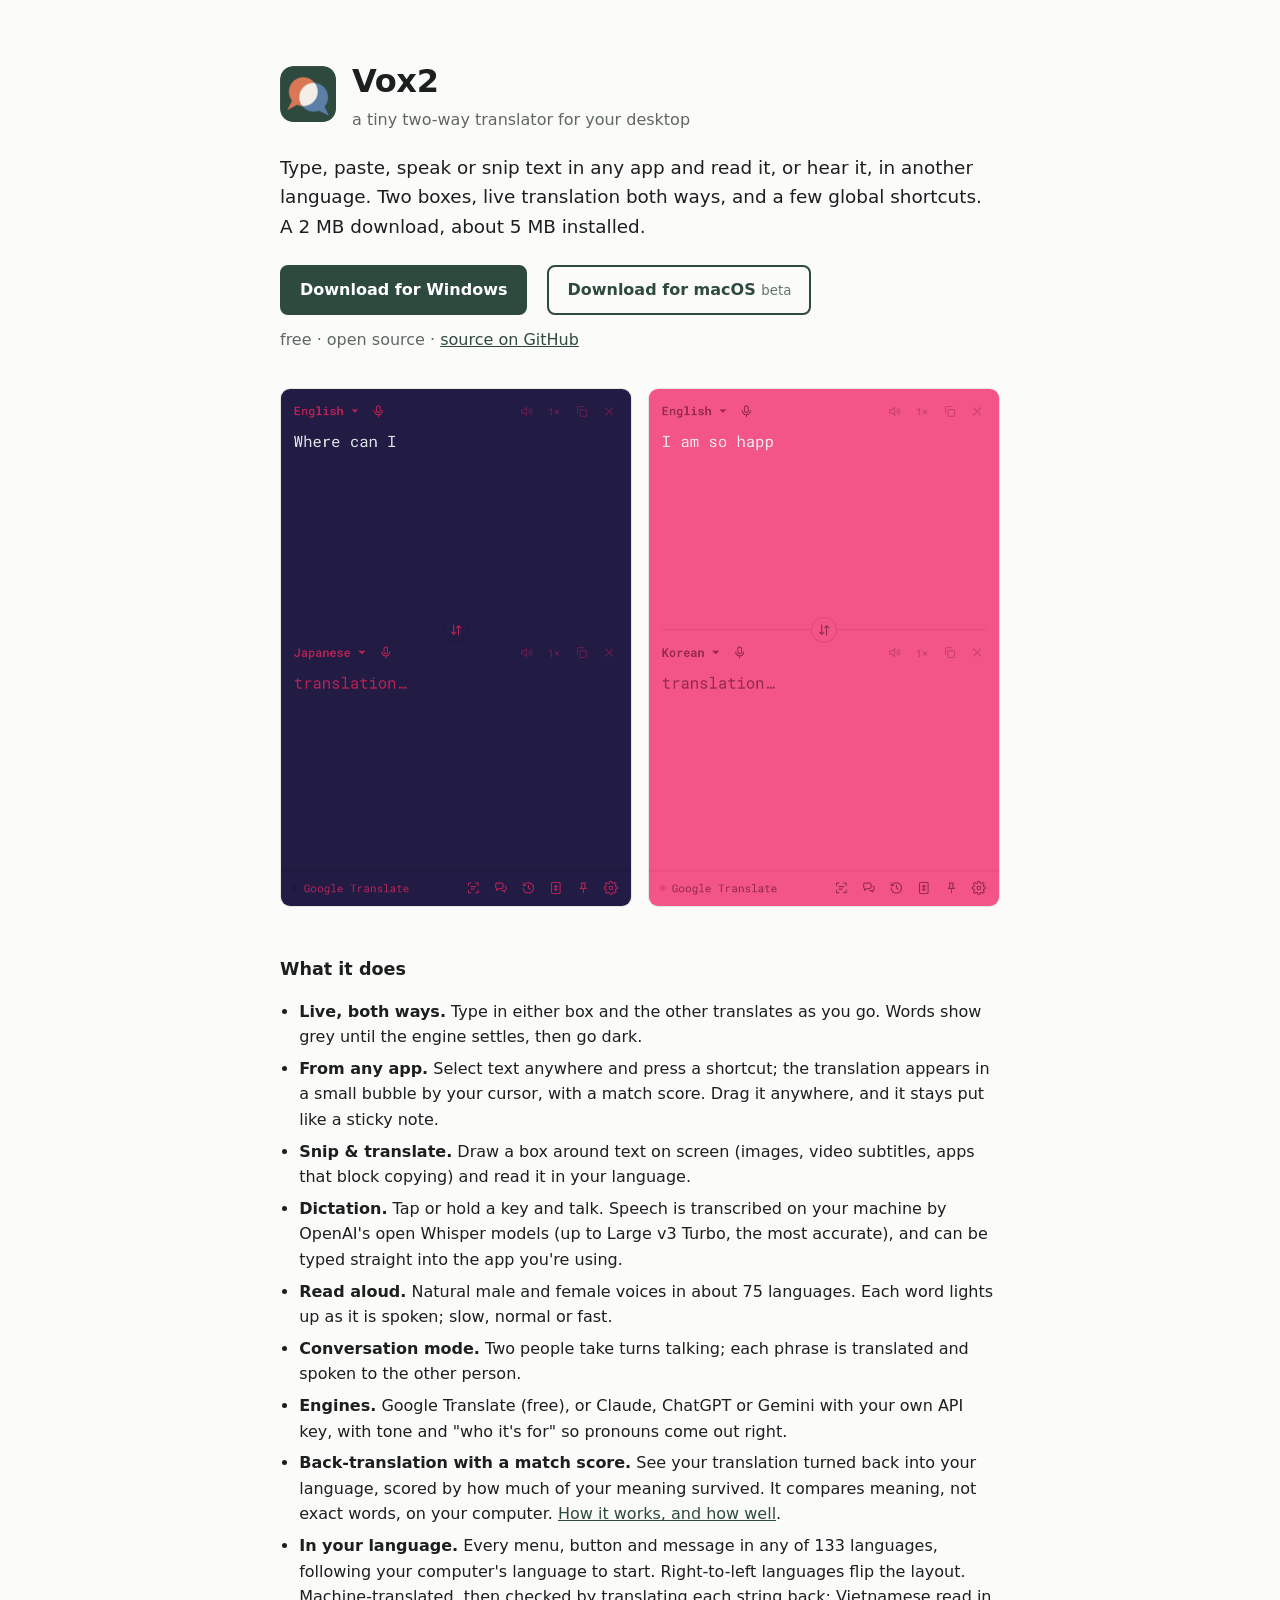
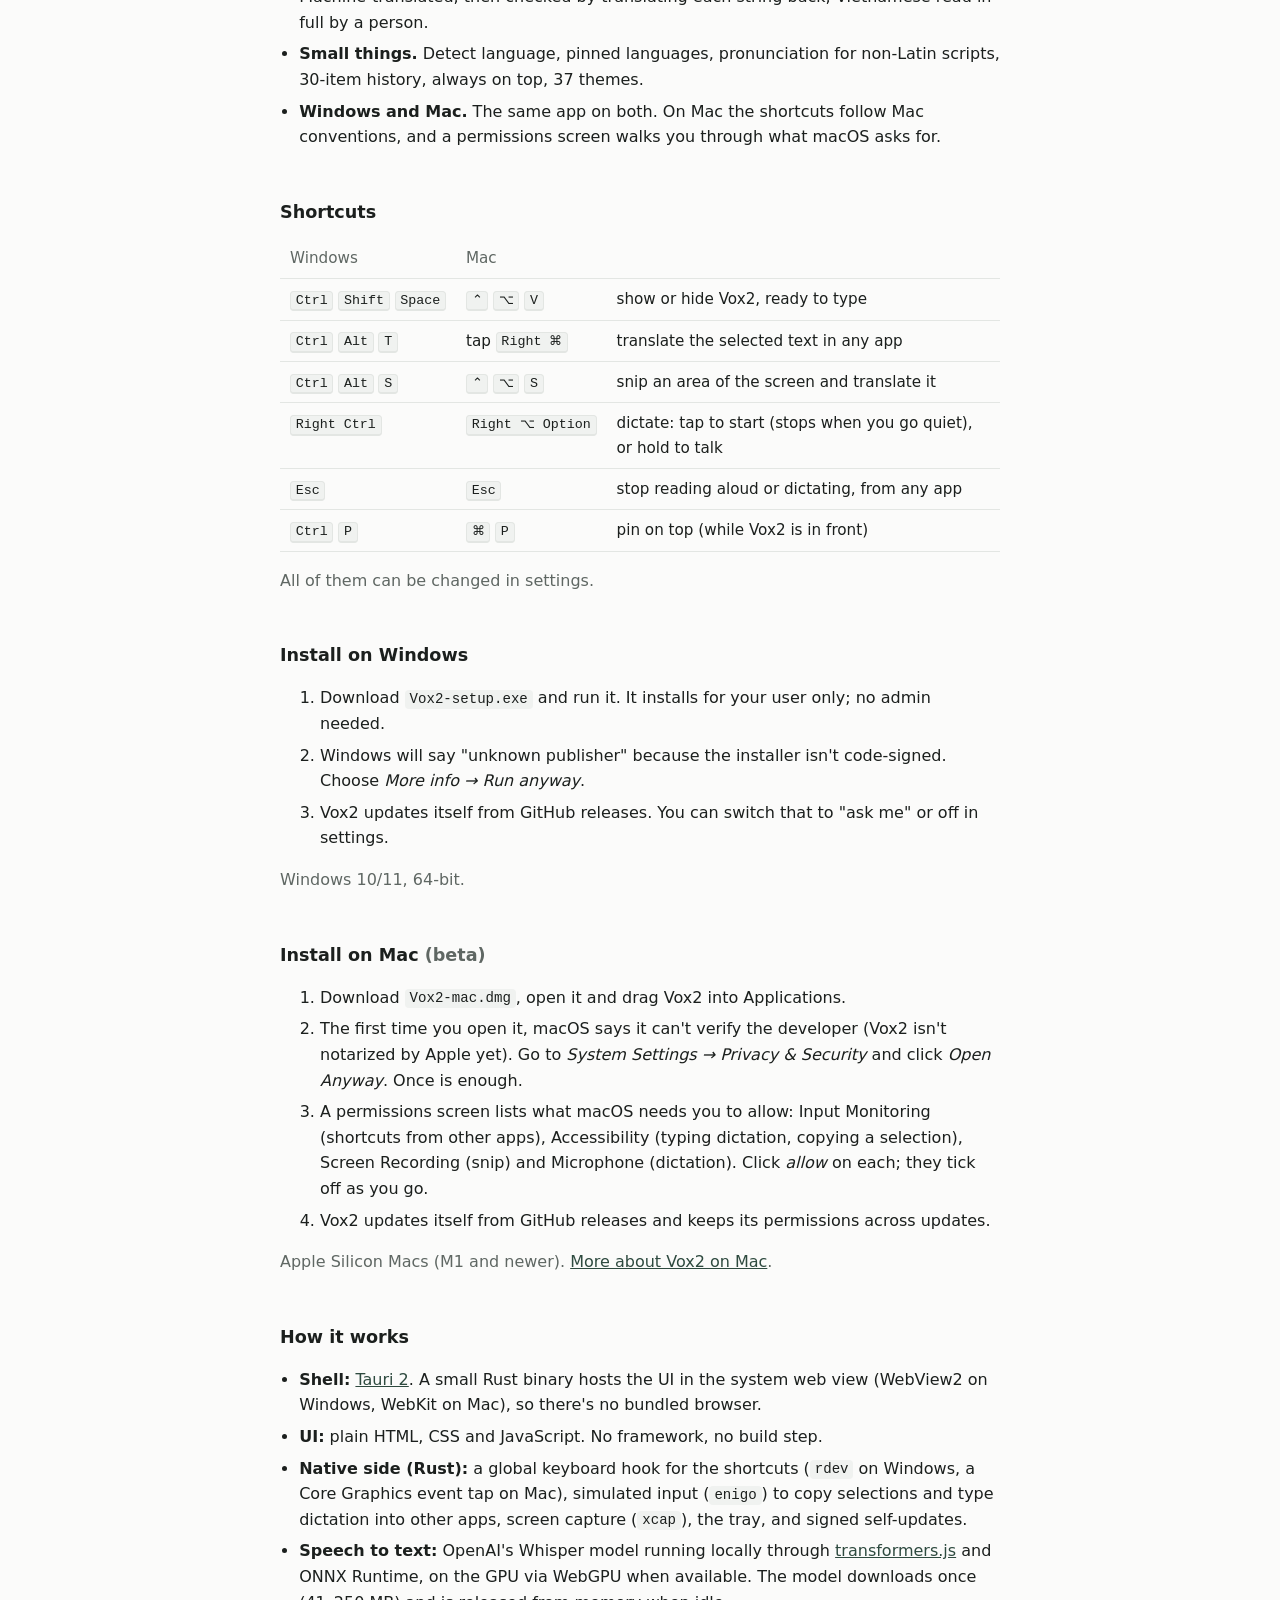
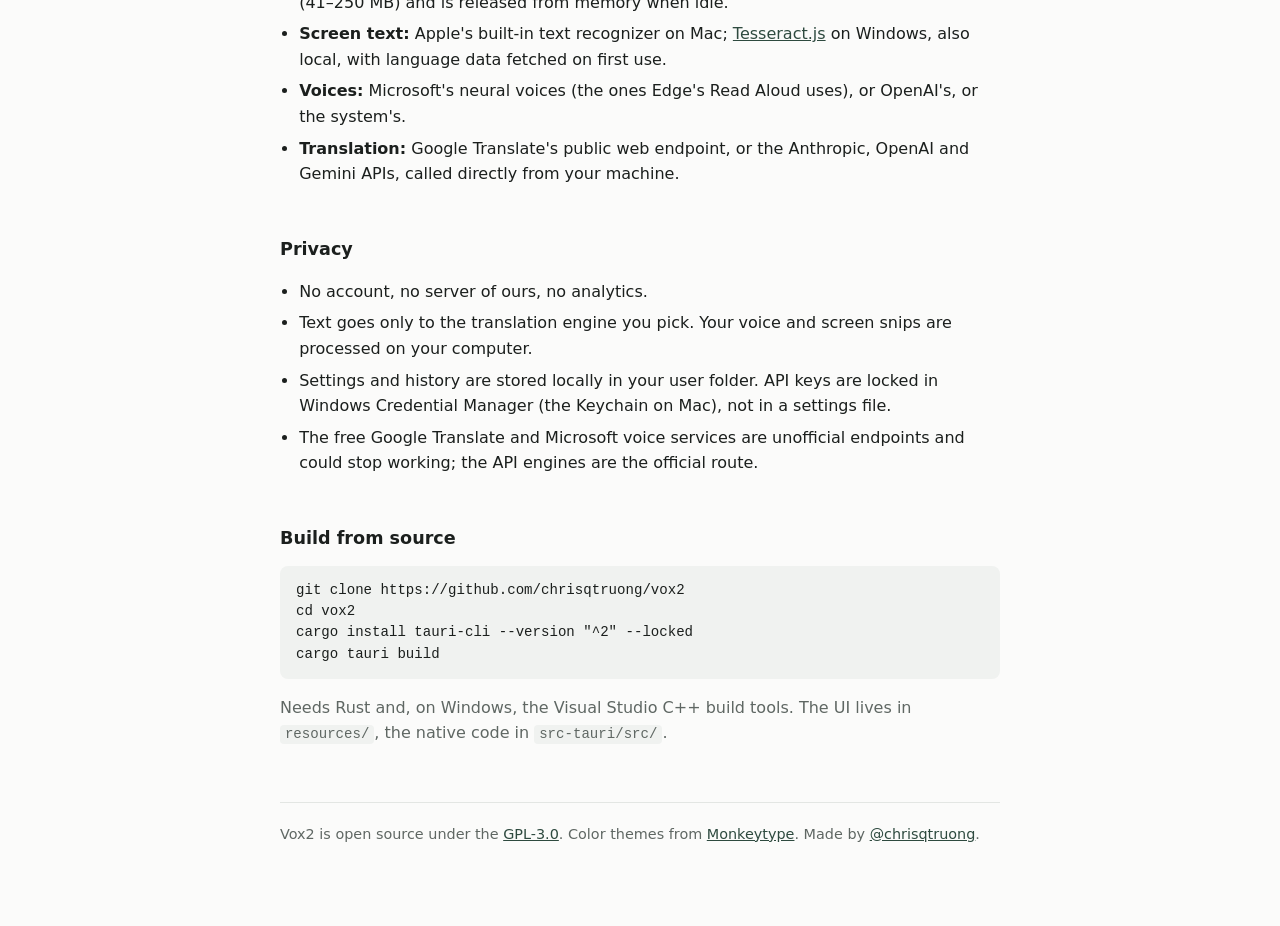
<file: docs/index.html>
<!doctype html>
<html lang="en">
<head>
<meta charset="utf-8">
<meta name="viewport" content="width=device-width, initial-scale=1">
<title>Vox2 · a tiny two-way translator for your desktop</title>
<meta name="description" content="Vox2 is a 5 MB desktop translator: type, paste, speak or snip text in any app and read or hear it in another language.">
<link rel="icon" href="icon.png">
<style>
  :root {
    --bg: #fbfbfa; --ink: #1b1f1d; --muted: #5f6763; --line: #e3e6e3; --code: #f0f2f0;
    --accent: #2e4a3f; --accent-ink: #fff;
    --mono: ui-monospace, "Cascadia Mono", "SF Mono", Menlo, Consolas, monospace;
  }
  @media (prefers-color-scheme: dark) {
    :root { --bg: #131614; --ink: #e5e9e6; --muted: #9aa49f; --line: #262c29; --code: #1b201d; --accent: #8cc3a9; --accent-ink: #0f1a15; }
  }
  * { box-sizing: border-box; }
  body { margin: 0; background: var(--bg); color: var(--ink); font: 16px/1.6 system-ui, -apple-system, "Segoe UI", sans-serif; }
  main { max-width: 760px; margin: 0 auto; padding: 56px 20px 80px; }
  a { color: var(--accent); }
  h1 { font-size: 2rem; margin: 0; letter-spacing: -.01em; }
  h2 { font-size: 1.1rem; margin: 48px 0 12px; }
  p, li { color: var(--ink); }
  .muted { color: var(--muted); }
  code, kbd { font-family: var(--mono); font-size: .88em; background: var(--code); padding: .1em .35em; border-radius: 4px; }
  kbd { border: 1px solid var(--line); border-bottom-width: 2px; }
  header { display: flex; gap: 16px; align-items: center; }
  header img { width: 56px; height: 56px; border-radius: 13px; }
  .lede { font-size: 1.15rem; margin: 20px 0 24px; max-width: 60ch; }
  .cta { display: flex; flex-wrap: wrap; gap: 12px 20px; align-items: center; }
  .btn { display: inline-block; background: var(--accent); color: var(--accent-ink); text-decoration: none; font-weight: 600; padding: 10px 18px; border-radius: 8px; border: 2px solid var(--accent); }
  .btn.alt { background: transparent; color: var(--accent); }
  .btn small { font-weight: 500; opacity: .75; }
  .shots { display: grid; grid-template-columns: repeat(auto-fit, minmax(260px, 1fr)); gap: 16px; margin: 36px 0 0; }
  .shots img { width: 100%; height: auto; border-radius: 10px; border: 1px solid var(--line); display: block; }
  ul { padding-left: 1.2rem; }
  li { margin-bottom: 6px; }
  table { border-collapse: collapse; width: 100%; font-size: .95rem; }
  td { padding: 8px 10px; border-bottom: 1px solid var(--line); vertical-align: top; }
  td:first-child, td:nth-child(2) { white-space: nowrap; width: 1%; }
  .table { overflow-x: auto; }
  /* phones: Windows and Mac keys side by side, what they do underneath */
  @media (max-width: 600px) {
    .table tr { display: grid; grid-template-columns: auto 1fr; gap: 4px 12px; padding: 10px 0; border-bottom: 1px solid var(--line); }
    .table td { border: 0; padding: 0; width: auto; }
    .table td:last-child { grid-column: 1 / -1; }
  }
  pre { background: var(--code); padding: 14px 16px; border-radius: 8px; overflow-x: auto; font: .88rem/1.5 var(--mono); }
  footer { margin-top: 56px; padding-top: 20px; border-top: 1px solid var(--line); font-size: .9rem; color: var(--muted); }
</style>
</head>
<body>
<main>
  <header>
    <img src="icon.png" alt="">
    <div>
      <h1>Vox2</h1>
      <div class="muted">a tiny two-way translator for your desktop</div>
    </div>
  </header>

  <p class="lede">Type, paste, speak or snip text in any app and read it, or hear it, in another language. Two boxes, live translation both ways, and a few global shortcuts. A 2 MB download, about 5 MB installed.</p>

  <div class="cta">
    <a class="btn" href="https://github.com/chrisqtruong/vox2/releases/latest/download/Vox2-setup.exe">Download for Windows</a>
    <a class="btn alt" href="https://github.com/chrisqtruong/vox2/releases/latest/download/Vox2-mac.dmg">Download for macOS <small>beta</small></a>
    <span class="muted">free · open source · <a href="https://github.com/chrisqtruong/vox2">source on GitHub</a></span>
  </div>

  <div class="shots">
    <img src="demo-japanese.gif" alt="Typing a question translates live into Japanese, then shows romaji, the back-translation and a 100% match score, in the laser theme" width="420" height="620">
    <img src="demo-korean.gif" alt="Typing a greeting translates live into Korean, then shows its romanization, the back-translation and a 100% match score, in the miami theme" width="420" height="620">
  </div>

  <h2>What it does</h2>
  <ul>
    <li><strong>Live, both ways.</strong> Type in either box and the other translates as you go. Words show grey until the engine settles, then go dark.</li>
    <li><strong>From any app.</strong> Select text anywhere and press a shortcut; the translation appears in a small bubble by your cursor, with a match score. Drag it anywhere, and it stays put like a sticky note.</li>
    <li><strong>Snip &amp; translate.</strong> Draw a box around text on screen (images, video subtitles, apps that block copying) and read it in your language.</li>
    <li><strong>Dictation.</strong> Tap or hold a key and talk. Speech is transcribed on your machine by OpenAI's open Whisper models (up to Large v3 Turbo, the most accurate), and can be typed straight into the app you're using.</li>
    <li><strong>Read aloud.</strong> Natural male and female voices in about 75 languages. Each word lights up as it is spoken; slow, normal or fast.</li>
    <li><strong>Conversation mode.</strong> Two people take turns talking; each phrase is translated and spoken to the other person.</li>
    <li><strong>Engines.</strong> Google Translate (free), or Claude, ChatGPT or Gemini with your own API key, with tone and "who it's for" so pronouns come out right.</li>
    <li><strong>Back-translation with a match score.</strong> See your translation turned back into your language, scored by how much of your meaning survived. It compares meaning, not exact words, on your computer. <a href="https://github.com/chrisqtruong/vox2/blob/main/docs/meaning-check-tests/README.md">How it works, and how well</a>.</li>
    <li><strong>In your language.</strong> Every menu, button and message in any of 133 languages, following your computer's language to start. Right-to-left languages flip the layout. Machine-translated, then checked by translating each string back; Vietnamese read in full by a person.</li>
    <li><strong>Small things.</strong> Detect language, pinned languages, pronunciation for non-Latin scripts, 30-item history, always on top, 37 themes.</li>
    <li><strong>Windows and Mac.</strong> The same app on both. On Mac the shortcuts follow Mac conventions, and a permissions screen walks you through what macOS asks for.</li>
  </ul>

  <h2>Shortcuts</h2>
  <div class="table">
    <table>
      <tr><td class="muted">Windows</td><td class="muted">Mac</td><td></td></tr>
      <tr><td><kbd>Ctrl</kbd> <kbd>Shift</kbd> <kbd>Space</kbd></td><td><kbd>⌃</kbd> <kbd>⌥</kbd> <kbd>V</kbd></td><td>show or hide Vox2, ready to type</td></tr>
      <tr><td><kbd>Ctrl</kbd> <kbd>Alt</kbd> <kbd>T</kbd></td><td>tap <kbd>Right ⌘</kbd></td><td>translate the selected text in any app</td></tr>
      <tr><td><kbd>Ctrl</kbd> <kbd>Alt</kbd> <kbd>S</kbd></td><td><kbd>⌃</kbd> <kbd>⌥</kbd> <kbd>S</kbd></td><td>snip an area of the screen and translate it</td></tr>
      <tr><td><kbd>Right Ctrl</kbd></td><td><kbd>Right ⌥ Option</kbd></td><td>dictate: tap to start (stops when you go quiet), or hold to talk</td></tr>
      <tr><td><kbd>Esc</kbd></td><td><kbd>Esc</kbd></td><td>stop reading aloud or dictating, from any app</td></tr>
      <tr><td><kbd>Ctrl</kbd> <kbd>P</kbd></td><td><kbd>⌘</kbd> <kbd>P</kbd></td><td>pin on top (while Vox2 is in front)</td></tr>
    </table>
  </div>
  <p class="muted">All of them can be changed in settings.</p>

  <h2>Install on Windows</h2>
  <ol>
    <li>Download <code>Vox2-setup.exe</code> and run it. It installs for your user only; no admin needed.</li>
    <li>Windows will say "unknown publisher" because the installer isn't code-signed. Choose <em>More info → Run anyway</em>.</li>
    <li>Vox2 updates itself from GitHub releases. You can switch that to "ask me" or off in settings.</li>
  </ol>
  <p class="muted">Windows 10/11, 64-bit.</p>

  <h2>Install on Mac <span class="muted">(beta)</span></h2>
  <ol>
    <li>Download <code>Vox2-mac.dmg</code>, open it and drag Vox2 into Applications.</li>
    <li>The first time you open it, macOS says it can't verify the developer (Vox2 isn't notarized by Apple yet). Go to <em>System Settings → Privacy &amp; Security</em> and click <em>Open Anyway</em>. Once is enough.</li>
    <li>A permissions screen lists what macOS needs you to allow: Input Monitoring (shortcuts from other apps), Accessibility (typing dictation, copying a selection), Screen Recording (snip) and Microphone (dictation). Click <em>allow</em> on each; they tick off as you go.</li>
    <li>Vox2 updates itself from GitHub releases and keeps its permissions across updates.</li>
  </ol>
  <p class="muted">Apple Silicon Macs (M1 and newer). <a href="https://github.com/chrisqtruong/vox2#macos-notes">More about Vox2 on Mac</a>.</p>

  <h2>How it works</h2>
  <ul>
    <li><strong>Shell:</strong> <a href="https://tauri.app">Tauri 2</a>. A small Rust binary hosts the UI in the system web view (WebView2 on Windows, WebKit on Mac), so there's no bundled browser.</li>
    <li><strong>UI:</strong> plain HTML, CSS and JavaScript. No framework, no build step.</li>
    <li><strong>Native side (Rust):</strong> a global keyboard hook for the shortcuts (<code>rdev</code> on Windows, a Core Graphics event tap on Mac), simulated input (<code>enigo</code>) to copy selections and type dictation into other apps, screen capture (<code>xcap</code>), the tray, and signed self-updates.</li>
    <li><strong>Speech to text:</strong> OpenAI's Whisper model running locally through <a href="https://huggingface.co/docs/transformers.js">transformers.js</a> and ONNX Runtime, on the GPU via WebGPU when available. The model downloads once (41–250 MB) and is released from memory when idle.</li>
    <li><strong>Screen text:</strong> Apple's built-in text recognizer on Mac; <a href="https://tesseract.projectnaptha.com">Tesseract.js</a> on Windows, also local, with language data fetched on first use.</li>
    <li><strong>Voices:</strong> Microsoft's neural voices (the ones Edge's Read Aloud uses), or OpenAI's, or the system's.</li>
    <li><strong>Translation:</strong> Google Translate's public web endpoint, or the Anthropic, OpenAI and Gemini APIs, called directly from your machine.</li>
  </ul>

  <h2>Privacy</h2>
  <ul>
    <li>No account, no server of ours, no analytics.</li>
    <li>Text goes only to the translation engine you pick. Your voice and screen snips are processed on your computer.</li>
    <li>Settings and history are stored locally in your user folder. API keys are locked in Windows Credential Manager (the Keychain on Mac), not in a settings file.</li>
    <li>The free Google Translate and Microsoft voice services are unofficial endpoints and could stop working; the API engines are the official route.</li>
  </ul>

  <h2>Build from source</h2>
  <pre>git clone https://github.com/chrisqtruong/vox2
cd vox2
cargo install tauri-cli --version "^2" --locked
cargo tauri build</pre>
  <p class="muted">Needs Rust and, on Windows, the Visual Studio C++ build tools. The UI lives in <code>resources/</code>, the native code in <code>src-tauri/src/</code>.</p>

  <footer>
    Vox2 is open source under the <a href="https://github.com/chrisqtruong/vox2/blob/main/LICENSE">GPL-3.0</a>. Color themes from <a href="https://github.com/monkeytypegame/monkeytype">Monkeytype</a>.
    Made by <a href="https://github.com/chrisqtruong">@chrisqtruong</a>.
  </footer>
</main>
</body>
</html>
</file>
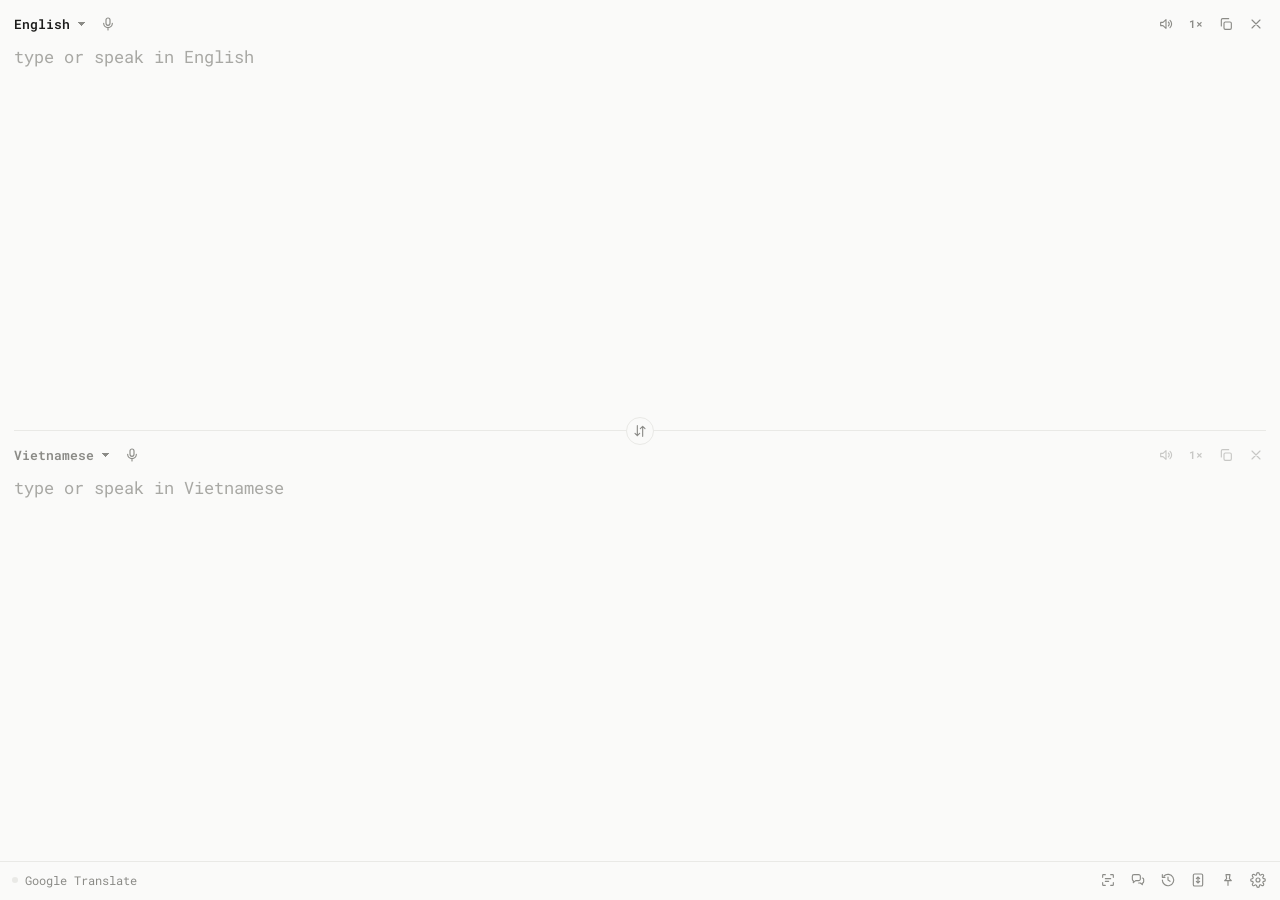
<file: resources/index.html>
<!doctype html>
<html lang="en">
<head>
  <meta charset="utf-8">
  <meta name="viewport" content="width=device-width, initial-scale=1">
  <title>Vox2</title>
  <link rel="icon" href="icon.png">
  <link rel="stylesheet" href="styles.css">
  <script type="module" src="app.js"></script>
</head>
<body>
  <svg width="0" height="0" style="position:absolute" aria-hidden="true">
    <symbol id="i-copy" viewBox="0 0 24 24"><rect x="9" y="9" width="11" height="11" rx="2"/><path d="M5 15V6a2 2 0 0 1 2-2h9"/></symbol>
    <symbol id="i-check" viewBox="0 0 24 24"><path d="M5 12.5l4.5 4.5L19 7.5"/></symbol>
    <symbol id="i-x" viewBox="0 0 24 24"><path d="M6 6l12 12M18 6L6 18"/></symbol>
    <symbol id="i-swap" viewBox="0 0 24 24"><path d="M8 4v15M4.5 15.5L8 19l3.5-3.5M16 20V5M12.5 8.5L16 5l3.5 3.5"/></symbol>
    <symbol id="i-speak" viewBox="0 0 24 24"><path d="M4 9.5h3.5L12 5.5v13l-4.5-4H4z"/><path d="M15.5 9a4 4 0 0 1 0 6M18 6.5a7.5 7.5 0 0 1 0 11"/></symbol>
    <symbol id="i-stop" viewBox="0 0 24 24"><rect x="7" y="7" width="10" height="10" rx="2"/></symbol>
    <!-- turtle and rabbit: Lucide (lucide.dev), ISC license -->
    <symbol id="i-turtle" viewBox="0 0 24 24"><path d="m12 10 2 4v3a1 1 0 0 0 1 1h2a1 1 0 0 0 1-1v-3a8 8 0 1 0-16 0v3a1 1 0 0 0 1 1h2a1 1 0 0 0 1-1v-3l2-4h4Z"/><path d="M4.82 7.9 8 10"/><path d="M15.18 7.9 12 10"/><path d="M16.93 10H20a2 2 0 0 1 0 4H2"/></symbol>
    <symbol id="i-hare" viewBox="0 0 24 24"><path d="M13 16a3 3 0 0 1 2.24 5"/><path d="M18 12h.01"/><path d="M18 21h-8a4 4 0 0 1-4-4 7 7 0 0 1 7-7h.2L9.6 6.4a1 1 0 1 1 2.8-2.8L15.8 7h.2c3.3 0 6 2.7 6 6v1a2 2 0 0 1-2 2h-1a3 3 0 0 0-3 3"/><path d="M20 8.54V4a2 2 0 1 0-4 0v3"/><path d="M7.612 12.524a3 3 0 1 0-1.6 4.3"/></symbol>
    <symbol id="i-search" viewBox="0 0 24 24"><circle cx="10.5" cy="10.5" r="6"/><path d="M15 15l5 5"/></symbol>
    <symbol id="i-up" viewBox="0 0 24 24"><path d="M12 19V5M6 11l6-6 6 6"/></symbol>
    <symbol id="i-fit" viewBox="0 0 24 24"><rect x="5" y="3" width="14" height="18" rx="2"/><path d="M12 7.5v9M9.5 10 12 7.5l2.5 2.5M9.5 14 12 16.5l2.5-2.5"/></symbol>
    <symbol id="i-volume" viewBox="0 0 24 24"><path d="M4 9.5h3.5L12 5.5v13l-4.5-4H4z"/><path d="M15.5 9a4 4 0 0 1 0 6"/></symbol>
    <symbol id="i-mic" viewBox="0 0 24 24"><rect x="9" y="3" width="6" height="11" rx="3"/><path d="M5.5 11a6.5 6.5 0 0 0 13 0M12 17.5V21"/></symbol>
    <symbol id="i-star" viewBox="0 0 24 24"><path d="M12 3.5l2.6 5.3 5.9.9-4.3 4.1 1 5.8-5.2-2.7-5.2 2.7 1-5.8-4.3-4.1 5.9-.9z"/></symbol>
    <symbol id="i-snip" viewBox="0 0 24 24"><path d="M4 8V5a1 1 0 0 1 1-1h3M16 4h3a1 1 0 0 1 1 1v3M20 16v3a1 1 0 0 1-1 1h-3M8 20H5a1 1 0 0 1-1-1v-3M8 10h8M8 14h5"/></symbol>
    <symbol id="i-conv" viewBox="0 0 24 24"><path d="M3.5 6.5A2.5 2.5 0 0 1 6 4h7a2.5 2.5 0 0 1 2.5 2.5v4A2.5 2.5 0 0 1 13 13H8.5L5 16v-3a2.5 2.5 0 0 1-1.5-2.3z"/><path d="M18.5 9a2 2 0 0 1 2 2v3.5a2 2 0 0 1-2 2v2.5L15.5 16.5H13"/></symbol>
    <symbol id="i-history" viewBox="0 0 24 24"><path d="M3.5 12a8.5 8.5 0 1 0 2.5-6M3.5 4v4h4M12 7.5V12l3 2"/></symbol>
    <symbol id="i-pin"viewBox="0 0 24 24"><path d="M9 4h6l-1 6 3 3H7l3-3-1-6zM12 13v7"/></symbol>
    <symbol id="i-gear" viewBox="0 0 24 24"><circle cx="12" cy="12" r="3"/><path d="M19.4 15a1.7 1.7 0 0 0 .3 1.8l.1.1a2 2 0 1 1-2.8 2.8l-.1-.1a1.7 1.7 0 0 0-1.8-.3 1.7 1.7 0 0 0-1 1.5V21a2 2 0 1 1-4 0v-.1a1.7 1.7 0 0 0-1.1-1.5 1.7 1.7 0 0 0-1.8.3l-.1.1a2 2 0 1 1-2.8-2.8l.1-.1a1.7 1.7 0 0 0 .3-1.8 1.7 1.7 0 0 0-1.5-1H3a2 2 0 1 1 0-4h.1a1.7 1.7 0 0 0 1.5-1.1 1.7 1.7 0 0 0-.3-1.8l-.1-.1a2 2 0 1 1 2.8-2.8l.1.1a1.7 1.7 0 0 0 1.8.3H9a1.7 1.7 0 0 0 1-1.5V3a2 2 0 1 1 4 0v.1a1.7 1.7 0 0 0 1 1.5 1.7 1.7 0 0 0 1.8-.3l.1-.1a2 2 0 1 1 2.8 2.8l-.1.1a1.7 1.7 0 0 0-.3 1.8V9a1.7 1.7 0 0 0 1.5 1H21a2 2 0 1 1 0 4h-.1a1.7 1.7 0 0 0-1.5 1z"/></symbol>
  </svg>

  <main class="app">
    <section class="pane" data-pane="top">
      <header class="pane-head">
        <button class="lang" aria-label="Top language"></button>
        <button class="icon mic" data-act="mic" title="Tap to dictate · hold to talk" aria-pressed="false"><svg><use href="#i-mic"/></svg></button>
        <div class="pane-actions">
          <button class="icon" data-act="speak" title="Read aloud" aria-pressed="false"><svg><use href="#i-speak"/></svg></button>
          <button class="icon speed" data-act="playback" title="Reading speed" aria-expanded="false"></button>
          <button class="icon" data-act="copy" title="Copy"><svg><use href="#i-copy"/></svg></button>
          <button class="icon" data-act="clear" title="Clear"><svg><use href="#i-x"/></svg></button>
        </div>
      </header>
      <div class="text is-empty" translate="no" contenteditable="plaintext-only" spellcheck="false" dir="auto"
           data-placeholder="type or paste text"></div>
      <div class="extras" hidden translate="no"><div class="roman"></div><div class="back"></div></div>
    </section>

    <div class="divider">
      <button class="icon swap" id="swap" title="Swap languages"><svg><use href="#i-swap"/></svg></button>
    </div>

    <section class="pane" data-pane="bottom">
      <header class="pane-head">
        <button class="lang" aria-label="Bottom language"></button>
        <button class="icon mic" data-act="mic" title="Tap to dictate · hold to talk" aria-pressed="false"><svg><use href="#i-mic"/></svg></button>
        <div class="pane-actions">
          <button class="icon" data-act="speak" title="Read aloud" aria-pressed="false"><svg><use href="#i-speak"/></svg></button>
          <button class="icon speed" data-act="playback" title="Reading speed" aria-expanded="false"></button>
          <button class="icon" data-act="copy" title="Copy"><svg><use href="#i-copy"/></svg></button>
          <button class="icon" data-act="clear" title="Clear"><svg><use href="#i-x"/></svg></button>
        </div>
      </header>
      <div class="text is-empty" translate="no" contenteditable="plaintext-only" spellcheck="false" dir="auto"
           data-placeholder="translation"></div>
      <div class="extras" hidden translate="no"><div class="roman"></div><div class="back"></div></div>
    </section>

    <footer class="bar">
      <button class="status" id="status" title="Translation engine">
        <span class="dot"></span><span id="status-text" translate="no"></span><span id="status-fix" hidden>click to fix</span>
      </button>
      <div class="bar-actions">
        <button class="update-pill" id="update-pill" hidden title="Install the update and restart">update</button>
        <button class="icon" id="snip-btn" title="Snip &amp; translate text on screen"><svg><use href="#i-snip"/></svg></button>
        <button class="icon" id="conv-btn" title="Conversation mode" aria-pressed="false"><svg><use href="#i-conv"/></svg></button>
        <button class="icon" id="history-btn" title="History"><svg><use href="#i-history"/></svg></button>
        <button class="icon" id="fit-btn" title="Fit window to text (again: wider)"><svg><use href="#i-fit"/></svg></button>
        <button class="icon" id="pin" title="Keep on top" aria-pressed="false"><svg><use href="#i-pin"/></svg></button>
        <button class="icon" id="gear" title="Settings"><svg><use href="#i-gear"/></svg></button>
      </div>
    </footer>
  </main>

  <aside class="sheet" id="settings" aria-hidden="true">
    <header class="sheet-head">
      <h1>settings</h1>
      <button class="done" id="settings-done">done</button>
    </header>
    <button class="to-top" id="settings-top" title="Back to the top" aria-label="Back to the top" tabindex="-1"><svg><use href="#i-up"/></svg></button>

    <div class="sheet-body">
      <div class="settings-search" id="settings-search-box" role="search">
        <svg aria-hidden="true"><use href="#i-search"/></svg>
        <input id="settings-search" type="text" placeholder="search settings" aria-label="Search settings" spellcheck="false" autocomplete="off">
        <button class="icon" id="settings-search-clear" title="Clear search (Esc)" aria-label="Clear search" hidden><svg><use href="#i-x"/></svg></button>
      </div>
      <p class="hint search-empty" id="settings-search-empty" hidden></p>
      <nav class="settings-nav" id="settings-nav" aria-label="Jump to">
        <button data-jump="sec-perms" id="nav-perms" hidden>permissions</button>
        <button data-jump="sec-language">language</button>
        <button data-jump="sec-engine">translation</button>
        <button data-jump="sec-voice">dictation</button>
        <button data-jump="sec-read">read aloud</button>
        <button data-jump="sec-shortcuts">shortcuts</button>
        <button data-jump="sec-window">window &amp; updates</button>
        <button data-jump="sec-appearance">appearance</button>
      </nav>

      <div id="perm-entry" hidden>
        <h2 id="sec-perms">permissions</h2>
        <div class="row-line perm-entry"><span class="hint" id="perm-summary"></span><button class="chip" id="perm-open">review</button></div>
      </div>

      <h2 id="sec-language">app language<span class="also-en" translate="no" hidden> · app language</span></h2>
      <div class="fields flush">
        <label class="ui-lang">
          <select id="ui-lang" translate="no" aria-label="App language"></select>
        </label>
      </div>
      <p class="hint" id="ui-lang-hint">the language of Vox2's menus, buttons and messages. names like themes, fonts and engines stay as they are.</p>

      <h2 id="sec-engine">translation</h2>
      <h3>engine</h3>
      <div class="engines" id="engines" role="radiogroup"></div>

      <div class="fields" id="engine-fields">
        <label>api key
          <input id="api-key" type="password" autocomplete="off" spellcheck="false" placeholder="paste key">
        </label>
        <label>model
          <input id="model" list="model-list" spellcheck="false">
          <datalist id="model-list"></datalist>
        </label>
        <p class="hint"><span id="key-store">stored only on this computer</span> · <a href="#" id="key-link">get a key</a></p>
      </div>

      <div id="tone-row">
        <h3>tone</h3>
        <div class="segmented" id="tones">
          <button data-tone="auto">natural</button>
          <button data-tone="casual">casual</button>
          <button data-tone="polite">polite</button>
          <button data-tone="formal">formal</button>
        </div>
        <div class="fields flush">
          <label>who it's for (optional)
            <input id="tone-note" spellcheck="false" placeholder="e.g. my aunt, I'm her nephew">
          </label>
        </div>
        <p class="hint" id="tone-hint">helps pick the right pronouns and politeness · AI engines only</p>
      </div>

      <h3>extras under the translation</h3>
      <label class="toggle"><span>pronunciation in Latin letters</span><input type="checkbox" id="show-roman"></label>
      <p class="hint toggle-hint">shows how to say the translation when it's written in another alphabet: Chinese (pinyin), Japanese, Korean, Russian, Thai, Arabic, Hindi and so on. Vietnamese, Spanish and other languages already in Latin letters don't need it, so nothing shows for them.</p>
      <label class="toggle"><span>back-translation, to check the meaning</span><input type="checkbox" id="show-back"></label>
      <p class="hint toggle-hint">translates the result back into your language, shown as a faint ↩ line under it. if that line doesn't say what you meant, the translation probably doesn't either. handy before sending a message in a language you can't fully read.</p>
      <div id="match-row">
        <label class="toggle"><span>score how much meaning survived</span><input type="checkbox" id="show-match"></label>
        <p class="hint toggle-hint">adds a "92% match" tag to the ↩ line. it compares meaning, not exact words, so a reworded but faithful translation still scores high. runs on this computer with a small model: a one-time ~120 MB download, unloaded after 5 minutes unused.</p>
      </div>

      <h2 id="sec-voice">dictation</h2>
      <label class="toggle"><span>use dictation</span><input type="checkbox" id="stt-enabled"></label>
      <p class="hint toggle-hint">talk instead of typing. off hides the mic buttons and the dictate shortcut, and never loads the voice model.</p>
      <div id="stt-body">
        <p class="hint how" data-i18n="html">
          <b>tap</b> the mic or shortcut to start · it stops when you go quiet, or tap again<br>
          <b>hold</b> it to talk · let go to stop
        </p>
        <h3>voice model</h3>
        <div class="engines" id="stt-models" role="radiogroup"></div>
        <p class="hint" id="stt-hint"></p>
        <div id="stt-whisper">
          <h3>keep the voice model ready</h3>
          <div class="segmented" id="stt-keep">
            <button data-keep="always">always · instant</button>
            <button data-keep="save">save memory</button>
          </div>
          <p class="hint" id="stt-keep-hint"></p>
        </div>
        <div class="fields flush" id="stt-openai">
          <label>openai api key
            <input id="stt-openai-key" type="password" autocomplete="off" spellcheck="false" placeholder="paste key">
          </label>
          <label>model
            <input id="stt-openai-model" list="stt-openai-models" spellcheck="false">
            <datalist id="stt-openai-models">
              <option value="gpt-4o-mini-transcribe"></option>
              <option value="gpt-4o-transcribe"></option>
              <option value="whisper-1"></option>
            </datalist>
          </label>
          <p class="hint">sends audio to OpenAI after each pause · billed to your key · same key as the ChatGPT engine · <a href="#" id="stt-key-link">get a key</a></p>
        </div>
        <h3>microphone</h3>
        <div class="fields flush">
          <label>
            <div class="row">
              <select id="mic-device"><option value="">system default</option></select>
              <button class="chip" id="mic-refresh" title="Ask for mic access and list devices">refresh</button>
            </div>
          </label>
        </div>
        <h3>after a tap, stop when quiet for</h3>
        <div class="segmented" id="stt-silence">
          <button data-s="2">2 s</button>
          <button data-s="3">3 s</button>
          <button data-s="5">5 s</button>
          <button data-s="0">never</button>
        </div>
        <div id="stt-output-row" hidden>
          <h3>dictating into other apps types</h3>
          <div class="segmented" id="stt-output">
            <button data-out="spoken">what I said</button>
            <button data-out="translation">the translation</button>
          </div>
        </div>
      </div>

      <h2 id="sec-read">read aloud</h2>
      <div class="segmented" id="tts-engines">
        <button data-tts="neural">natural · free</button>
        <button data-tts="openai">openai · ChatGPT key</button>
        <button data-tts="system">system · offline</button>
      </div>
      <div id="tts-neural">
        <h3>quick pick</h3>
        <div class="segmented" id="tts-gender">
          <button data-g="F">female voices</button>
          <button data-g="M">male voices</button>
        </div>
        <div class="fields flush" id="tts-voice-pickers"></div>
      </div>
      <div class="fields flush" id="tts-openai">
        <label>voice<select id="tts-openai-voice"></select></label>
      </div>
      <h3>speed</h3>
      <div class="segmented speeds-wide">
        <button data-speed="0.75"><svg><use href="#i-turtle"/></svg>slow · 0.75×</button>
        <button data-speed="1">normal · 1×</button>
        <button data-speed="1.25"><svg><use href="#i-hare"/></svg>fast · 1.25×</button>
      </div>
      <h3>volume</h3>
      <label class="volume"><svg><use href="#i-volume"/></svg><input type="range" min="0" max="100" step="5" aria-label="Volume"><span class="vol-value"></span></label>
      <p class="hint" id="tts-hint"></p>

      <h2 id="sec-shortcuts">shortcuts</h2>
      <div class="shortcut-row" id="dictate-shortcut-row"><span>dictate</span><button class="key-chip" data-shortcut="sttShortcut" data-name="dictate"></button></div>
      <div class="shortcut-row"><span>show / hide Vox2</span><button class="key-chip" data-shortcut="summonShortcut" data-name="summon"></button></div>
      <div class="shortcut-row"><span>translate selected text</span><button class="key-chip" data-shortcut="selectShortcut" data-name="select"></button></div>
      <div class="shortcut-row"><span>snip &amp; translate screen text</span><button class="key-chip" data-shortcut="snipShortcut" data-name="snip"></button></div>
      <div class="shortcut-row"><span>keep on top (pin)</span><button class="key-chip" data-shortcut="pinShortcut" data-local></button></div>
      <div class="shortcut-row"><span>fit window to text</span><button class="key-chip" data-shortcut="fitShortcut" data-local></button></div>
      <div class="shortcut-row"><span>history</span><button class="key-chip" data-shortcut="historyShortcut" data-local></button></div>
      <div class="shortcut-row"><span>settings</span><button class="key-chip" data-shortcut="settingsShortcut" data-local></button></div>
      <p class="hint" id="shortcut-hint">click a key, then press the new one · backspace turns it off</p>
      <h3>quick translations (selected text, snips) show in</h3>
      <div class="segmented" id="quick-result">
        <button data-q="bubble">a bubble by the cursor</button>
        <button data-q="window">the Vox2 window</button>
      </div>

      <h2 id="sec-window">window &amp; updates</h2>
      <label class="toggle">
        <span>always on top</span>
        <input type="checkbox" id="ontop-toggle">
      </label>
      <label class="toggle"><span>fade while on top and not in use</span><input type="checkbox" id="fade-toggle"></label>
      <div id="native-window-opts" hidden>
        <label class="toggle"><span>closing hides to the tray</span><input type="checkbox" id="tray-toggle"></label>
        <label class="toggle"><span>start with Windows</span><input type="checkbox" id="autostart-toggle"></label>
        <h3>updates</h3>
        <div class="segmented" id="update-modes">
          <button data-u="auto">install automatically</button>
          <button data-u="ask">ask me</button>
          <button data-u="off">off</button>
        </div>
        <div class="row-line"><span class="hint" id="update-status"></span><button class="chip" id="update-check">check now</button></div>
      </div>

      <h2 id="sec-appearance">appearance</h2>
      <label class="toggle"><span>colorblind-friendly colors</span><input type="checkbox" id="colorblind-toggle"></label>
      <p class="hint toggle-hint">match scores use blue, amber and vermillion with a ✓ ! ✕ symbol, instead of the theme's colors, so they read the same for every kind of color vision and every theme.</p>
      <h3>font</h3>
      <div class="segmented" id="fonts">
        <button data-font="mono" style="font-family:'Roboto Mono'" translate="no">roboto mono</button>
        <button data-font="lexend" style="font-family:'Lexend Deca'" translate="no">lexend deca</button>
        <button data-font="system" style="font-family:system-ui">system</button>
      </div>
      <h3>zoom</h3>
      <div class="segmented" id="zoom-controls">
        <button data-zoom="-1" title="Zoom out">−</button>
        <button data-zoom="0" id="zoom-value" title="Reset zoom">100%</button>
        <button data-zoom="1" title="Zoom in">+</button>
      </div>
      <h3>theme</h3>
      <div id="themes" translate="no"></div>

      <h2>about</h2>
      <div class="about">
        <span translate="no">Vox2 <b id="about-version">v–</b></span>
        <a href="#" id="about-github" translate="no">github.com/chrisqtruong/vox2</a>
        <span class="hint">open source · GPL-3.0</span>
      </div>
    </div>
  </aside>

  <aside class="sheet" id="perms" aria-hidden="true">
    <header class="sheet-head">
      <h1>permissions</h1>
      <button class="done" id="perms-done">done</button>
    </header>
    <div class="sheet-body">
      <p class="hint perm-intro">macOS asks for each of these on its own. allow them all here, once, and Vox2's shortcuts, dictation and snip work from any app.</p>
      <ul class="perm-list" id="perm-list"></ul>
      <div class="perm-restart" id="perm-restart" hidden>
        <span class="hint">restart Vox2 so the new permissions take effect</span>
        <button class="chip" id="perm-restart-btn">restart now</button>
      </div>
      <p class="hint perm-note">in System Settings, switch Vox2 on. if it's already on but this still says needed, select Vox2, remove it with −, and add it again with + (each new build of Vox2 counts as a new app).</p>
      <label class="toggle"><span>check at startup</span><input type="checkbox" id="perm-startup"></label>
    </div>
  </aside>

  <aside class="sheet" id="history" aria-hidden="true">
    <header class="sheet-head">
      <h1>history</h1>
      <div>
        <button class="done subtle" id="history-clear">clear</button>
        <button class="done" id="history-done">done</button>
      </div>
    </header>
    <div class="sheet-body">
      <ol class="history-list" id="history-list" translate="no"></ol>
      <p class="hint empty" id="history-empty">nothing yet. finished translations show up here.</p>
    </div>
  </aside>

  <div class="playback" id="playback" role="dialog" aria-label="Reading speed" hidden>
    <div class="speeds">
      <button data-speed="0.75" title="Slow · 0.75×"><svg><use href="#i-turtle"/></svg></button>
      <button data-speed="1" title="Normal · 1×">1×</button>
      <button data-speed="1.25" title="Fast · 1.25×"><svg><use href="#i-hare"/></svg></button>
    </div>
  </div>

  <div class="zoom-hud" id="zoom-hud" aria-hidden="true"></div>

  <button class="voice-pill" id="voice-pill" title="Stop dictation" aria-hidden="true">
    <span class="rec"></span>
    <span class="bars"><i></i><i></i><i></i><i></i><i></i><i></i><i></i></span>
    <span class="lang-tag" id="voice-lang" translate="no"></span>
  </button>
</body>
</html>
</file>
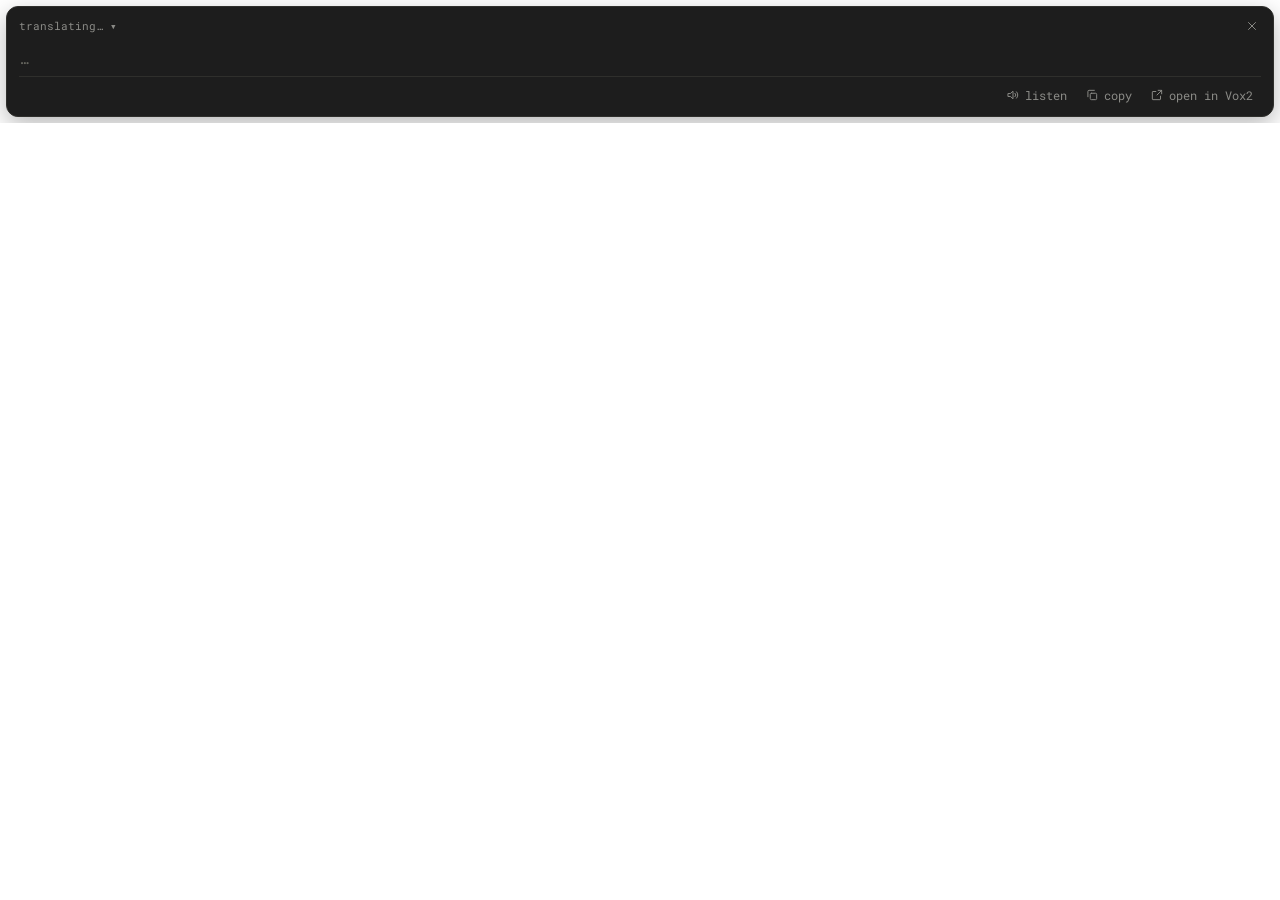
<file: resources/bubble.html>
<!doctype html>
<html lang="en">
<head>
  <meta charset="utf-8">
  <title>Vox2 quick translate</title>
  <style>
    @font-face { font-family: "Roboto Mono"; font-weight: 100 700; src: url(fonts/roboto-mono-latin.woff2) format("woff2"); unicode-range: U+0000-00FF, U+0131, U+0152-0153, U+02BB-02BC, U+02C6, U+02DA, U+02DC, U+0304, U+0308, U+0329, U+2000-206F, U+20AC, U+2122, U+2191, U+2193, U+2212, U+2215, U+FEFF, U+FFFD; }
    @font-face { font-family: "Roboto Mono"; font-weight: 100 700; src: url(fonts/roboto-mono-latin-ext.woff2) format("woff2"); unicode-range: U+0100-02BA, U+02BD-02C5, U+02C7-02CC, U+02CE-02D7, U+02DD-02FF, U+1D00-1DBF, U+1E00-1E9F, U+1EF2-1EFF, U+2020, U+20A0-20AB, U+20AD-20C0, U+2113, U+2C60-2C7F, U+A720-A7FF; }
    @font-face { font-family: "Roboto Mono"; font-weight: 100 700; src: url(fonts/roboto-mono-vietnamese.woff2) format("woff2"); unicode-range: U+0102-0103, U+0110-0111, U+0128-0129, U+0168-0169, U+01A0-01A1, U+01AF-01B0, U+0300-0301, U+0303-0304, U+0308-0309, U+0323, U+0329, U+1EA0-1EF9, U+20AB; }
    :root { --bg: #1d1d1d; --ink: #ececea; --muted: #8b8b87; --pending: #66665f; --line: #2f2f2c; --accent: #7aa5ff; --danger: #fb923c; --font: "Roboto Mono", ui-monospace, monospace; }
    html, body { margin: 0; background: transparent; overflow: hidden; }
    body { font: 13px/1.45 var(--font); color: var(--ink); padding: 6px; }
    .card {
      background: var(--bg); border: 1px solid var(--line); border-radius: 12px; padding: 10px 12px 8px;
      box-shadow: 0 8px 24px rgba(0, 0, 0, .28); display: grid; gap: 6px;
    }
    .top { display: flex; justify-content: space-between; align-items: center; gap: 8px; font-size: 11px; color: var(--muted); cursor: grab; user-select: none; -webkit-user-select: none; }
    .top button { cursor: pointer; }
    .langs { white-space: nowrap; overflow: hidden; text-overflow: ellipsis; }
    .src { color: var(--muted); display: -webkit-box; -webkit-line-clamp: 2; -webkit-box-orient: vertical; overflow: hidden; overflow-wrap: anywhere; }
    /* your text is cut to two lines; when there's more, click it to see all of it (and click again to fold it) */
    .src.more, .src.open { cursor: pointer; }
    .src.more:hover, .src.open:hover { color: var(--ink); }
    .src.open { display: block; max-height: 180px; overflow-y: auto; white-space: pre-wrap; }
    .out { font-size: 15px; line-height: 1.5; max-height: 220px; overflow-y: auto; overflow-wrap: anywhere; white-space: pre-wrap; }
    .out.pending, .out .pending { color: var(--pending); }
    .out.error { color: var(--danger); font-size: 13px; }
    .roman { font-size: 12px; color: var(--muted); font-style: italic; }
    .roman:empty { display: none; }
    .actions { display: flex; gap: 2px; justify-content: flex-end; border-top: 1px solid var(--line); padding-top: 6px; }
    button { font: inherit; color: var(--muted); background: none; border: 0; cursor: pointer; border-radius: 6px; padding: 4px 8px; font-size: 12px; display: inline-flex; gap: 5px; align-items: center; }
    button:hover, button:focus-visible { background: var(--line); color: var(--ink); outline: none; }
    button svg { width: 14px; height: 14px; fill: none; stroke: currentColor; stroke-width: 1.7; stroke-linecap: round; stroke-linejoin: round; }
    .close { padding: 2px; }
    /* target language: a button you can Tab to and type into (like the window's language buttons) */
    .to { color: var(--ink); padding: 1px 5px; font-size: 11px; margin-left: 2px; }
    .to::after { content: " ▾"; color: var(--muted); }
    .pick { display: grid; gap: 4px; }
    .pick[hidden] { display: none; }
    .pick input { font: inherit; font-size: 12px; color: var(--ink); background: var(--line); border: 0; border-radius: 6px; padding: 5px 8px; outline: none; }
    .pick-row { padding: 3px 8px; border-radius: 6px; font-size: 12px; color: var(--muted); cursor: pointer; }
    .pick-row.active { background: var(--line); color: var(--ink); }
    .back { font-size: 12px; color: var(--muted); }
    .back:empty { display: none; }
    .back::before { content: "↩ "; }
    .match { font-size: 11px; color: var(--muted); }
    .match:empty { display: none; }
    .match b { font-weight: 600; }
    .match.high b { color: var(--accent); }
    .match.mid b { color: var(--ink); }
    .match.low b, .match.unchecked b { color: var(--danger); }
    .match.checking b { color: var(--pending); font-weight: 400; }
    ::highlight(vox-word) { color: var(--accent); background-color: color-mix(in srgb, var(--accent) 18%, transparent); }
  </style>
</head>
<body>
  <div class="card" id="card">
    <div class="top">
      <span class="langs" translate="no"><span id="langs">translating…</span><button class="to" id="to" hidden aria-haspopup="listbox"></button></span>
      <button class="close" id="close" title="Close (Esc)"><svg viewBox="0 0 24 24"><path d="M6 6l12 12M18 6L6 18"/></svg></button>
    </div>
    <div class="src" id="src" translate="no"></div>
    <div class="out pending" id="out" translate="no">…</div>
    <div class="roman" id="roman" translate="no"></div>
    <div class="match" id="match" translate="no"></div>
    <div class="back" id="back" translate="no"></div>
    <div class="pick" id="pick" hidden>
      <input id="pick-q" placeholder="translate into…" spellcheck="false" autocomplete="off" aria-label="Translate into">
      <div id="pick-list" role="listbox"></div>
    </div>
    <div class="actions">
      <button id="speak" title="Read aloud"><svg viewBox="0 0 24 24"><path d="M4 9.5h3.5L12 5.5v13l-4.5-4H4z"/><path d="M15.5 9a4 4 0 0 1 0 6M18 6.5a7.5 7.5 0 0 1 0 11"/></svg>listen</button>
      <button id="copy" title="Copy the translation"><svg viewBox="0 0 24 24"><rect x="9" y="9" width="11" height="11" rx="2"/><path d="M5 15V6a2 2 0 0 1 2-2h9"/></svg>copy</button>
      <button id="open" title="Open in Vox2"><svg viewBox="0 0 24 24"><path d="M14 4h6v6M20 4l-8 8M18 14v5a1 1 0 0 1-1 1H5a1 1 0 0 1-1-1V7a1 1 0 0 1 1-1h5"/></svg>open in Vox2</button>
    </div>
  </div>
  <script>
    // A small card next to the cursor. The main window does the translating and sends updates:
    // { session, colors?, langs?, source?, translation?, done?, roman?, error?, status? }
    const T = window.__TAURI__;
    const $ = (id) => document.getElementById(id);
    const card = $('card');
    let session = 0;
    let lastHeight = 0;
    let shown = false;
    let shownAt = 0; // macOS hands the keyboard to the main window for a moment as the bubble opens
    let speaking = false; // reading aloud: Esc stops that first, and only the next Esc closes the bubble
    let stoppedAt = 0;
    // Dragged somewhere by its top bar: it stays there like a sticky note (resizing in place,
    // no longer closing when you click elsewhere) until you close it or a new quick translation starts.
    let pinned = false;
    let dragArmed = 0;  // when you grabbed the top bar
    let placedAt = 0;   // when Vox2 itself last moved it (those moves aren't you dragging)
    const MAC = /Mac/.test(navigator.platform);
    const MOD = MAC ? '⌘' : 'Ctrl+';
    // In the app's language (settings → app language; i18n.js, loaded by the module script below).
    const tr = (s, vars) => (window.VOX_I18N ? window.VOX_I18N.tr(s, vars) : s);
    let uiLang = 'en';
    // The buttons' words and tooltips (with their shortcuts), said again whenever the language changes.
    function labelButtons() {
      label('speak').textContent = speaking ? tr('stop') : tr('listen');
      $('speak').title = speaking ? tr('Stop ({keys} or Esc)', { keys: `${MOD}L` }) : `${tr('Read aloud')} (${MOD}L)`;
      label('copy').textContent = tr('copy');
      $('copy').title = `${tr('Copy the translation')} (${MOD}C)`;
      label('open').textContent = tr('open in Vox2');
      $('open').title = `${tr('Open in Vox2')} (${MOD}O)`;
      $('to').title = tr('Translate into another language (Tab, then type)');
      $('back').title = tr('your text, translated back: what the translation says');
    }
    const label = (id) => $(id).lastChild; // the button's text: "listen", "copy"…

    function place() {
      const h = Math.ceil(card.getBoundingClientRect().height) + 12;
      if (shown && Math.abs(h - lastHeight) < 4) return;
      lastHeight = h;
      if (!shown) shownAt = Date.now();
      shown = true;
      placedAt = Date.now();
      T.core.invoke('place_bubble', { height: h, keep: pinned });
    }
    new ResizeObserver(() => { if (shown) place(); }).observe(card);

    function hide() {
      shown = false;
      T.core.invoke('hide_bubble');
    }

    T.event.listen('bubble', ({ payload: p }) => {
      if (p.session < session) return;
      if (p.session > session) { // new quick translation: reset
        session = p.session;
        shown = false;
        pinned = false;
        $('src').textContent = ''; $('src').classList.remove('open', 'more'); $('roman').textContent = ''; $('match').textContent = ''; $('back').textContent = ''; closePick();
        $('out').textContent = '…'; $('out').className = 'out pending';
        speaking = false; labelButtons();
        startReading(null);
      }
      if (p.ui && p.ui !== uiLang && window.VOX_I18N) {
        uiLang = p.ui;
        window.VOX_I18N.setUiLang(p.ui).then(() => { window.VOX_I18N.translatePage(document.body); labelButtons(); renderPick(); });
      }
      if (p.colors) for (const [k, v] of Object.entries(p.colors)) document.documentElement.style.setProperty(`--${k}`, v);
      if (p.status) { $('langs').textContent = p.status; $('to').hidden = true; }
      if (p.to) { $('langs').textContent = `${p.from} →`; $('to').textContent = p.to; $('to').hidden = false; toCode = p.toCode; }
      else if (p.langs) $('langs').textContent = p.langs;
      if ('match' in p) showMatch(p.match);
      if (p.score) scoreHere(p.session, p.score);
      if (p.source != null) { $('src').textContent = p.source; requestAnimationFrame(markMore); if (MAC) markMore(); }
      if (p.translation != null) { $('out').textContent = p.translation || '…'; $('out').className = p.done ? 'out' : 'out pending'; }
      if (p.roman != null) $('roman').textContent = p.roman;
      if (p.error) { $('out').textContent = p.error; $('out').className = 'out error'; }
      if ('words' in p) startReading(p.words);
      if (p.sayMs != null) clock = { ms: p.sayMs, at: p.sayAt, rate: p.sayRate || 1 };
      if (p.speaking != null) speaking = p.speaking;
      if (p.speaking === false) stoppedAt = Date.now();
      if (p.speaking != null) labelButtons(); // the listen button doubles as stop while reading
      // macOS (WebKit) doesn't run animation frames in a hidden window, and the bubble is hidden
      // until it has placed itself, so measure right away there.
      if (MAC) place(); else requestAnimationFrame(place);
    });

    // Read aloud: the main window sends when each word is spoken ([[ms, from, to], …]) and the
    // playback position every so often; between updates we run the clock forward ourselves.
    const wordMark = new Highlight();
    CSS.highlights.set('vox-word', wordMark);
    let reading = null; // { words, i, node }
    let clock = { ms: 0, at: 0, rate: 1 }; // last known playback position, when it was sent, and the speed
    let looping = false;
    function startReading(words) {
      wordMark.clear();
      if (!words) { reading = null; clock = { ms: -1e9, at: Date.now(), rate: 1 }; return; } // wait for the next position
      reading = { words, i: -1, node: null };
      if (!looping) { looping = true; requestAnimationFrame(follow); }
    }
    function follow() {
      const r = reading;
      if (!r) { looping = false; return; }
      const ms = clock.ms + (Date.now() - clock.at) * clock.rate;
      let i = -1;
      while (i + 1 < r.words.length && r.words[i + 1][0] <= ms) i++;
      const node = $('out').firstChild;
      if ((i !== r.i || node !== r.node) && node?.nodeType === Node.TEXT_NODE) {
        r.i = i;
        r.node = node;
        wordMark.clear();
        const [, from, to] = r.words[i] || [];
        if (i >= 0 && to <= node.length) {
          const range = document.createRange();
          range.setStart(node, from);
          range.setEnd(node, to);
          wordMark.add(range);
        }
      }
      requestAnimationFrame(follow);
    }

    // Your text, folded to two lines: mark it clickable only when there's more to see.
    function markMore() {
      const src = $('src');
      if (src.classList.contains('open')) return;
      const more = src.scrollHeight > src.clientHeight + 1;
      src.classList.toggle('more', more);
      src.title = more ? 'Show all of your text' : '';
    }
    $('src').addEventListener('click', () => {
      const src = $('src');
      if (!src.classList.contains('more') && !src.classList.contains('open')) return;
      if (getSelection().toString()) return; // selecting text in it, not clicking
      const open = src.classList.toggle('open');
      src.title = open ? 'Fold your text' : 'Show all of your text';
    });

    const act = (action) => T.event.emitTo('main', 'bubble-action', { action });
    $('speak').addEventListener('click', () => act('speak'));
    $('open').addEventListener('click', () => { act('open'); hide(); });
    $('close').addEventListener('click', hide);
    $('copy').addEventListener('click', async () => {
      try { await navigator.clipboard.writeText($('out').textContent); } catch {}
      label('copy').textContent = tr('copied');
      setTimeout(() => { label('copy').textContent = tr('copy'); }, 900);
    });
    // Match score, worked out here (the main window is usually hidden, and macOS slows hidden
    // windows down). The same check as the window's badge; gives up after 30 s rather than
    // saying "checking…" for good.
    const TIER_NOTE = { high: () => tr('meaning kept'), mid: () => tr('check the details'), low: () => tr('likely off') };
    async function scoreHere(forSession, { original, translation, back, lang, target }) {
      const current = () => forSession === session;
      if (!window.VOX_SCORE) return;
      const { untranslated, matchScore, tier } = window.VOX_SCORE;
      if (untranslated(original, translation)) return showMatch({ label: tr("can't check"), tier: 'unchecked', note: tr('part of it came through untranslated') });
      showMatch({ label: tr('checking…'), tier: 'checking', note: '' });
      $('back').textContent = '';
      const giveUp = setTimeout(() => { if (current()) showMatch(null); }, 30000);
      try {
        const { score } = await matchScore(original, back, lang, target);
        if (current()) {
          showMatch({ label: tr('{n}% match', { n: score }), tier: tier(score), note: TIER_NOTE[tier(score)]() });
          // Below "meaning kept", show what came back, so the number has its reason next to it.
          $('back').textContent = score < 85 ? back : '';
        }
      } catch {
        if (current()) showMatch(null); // no model (e.g. offline the first time): leave the score out
      } finally {
        clearTimeout(giveUp);
      }
    }

    // Match score, as in the window: "92% match · meaning kept", or "can't check".
    function showMatch(m) {
      const el = $('match');
      el.className = `match ${m?.tier || ''}`;
      el.replaceChildren();
      if (!m) return;
      const b = document.createElement('b');
      b.textContent = m.label;
      el.append(b, m.note ? ` · ${m.note}` : '');
    }

    // Translate into another language from the keyboard: Tab to the language (or just start typing
    // anywhere in the bubble), type a few letters, Enter or Tab picks. Esc closes the list first.
    let toCode = '';
    let picks = [];
    let active = 0;
    const pick = $('pick');
    const q = $('pick-q');
    function rankLangs(text) {
      const t = text.trim().toLowerCase();
      // Names in the app's language, findable by their English names too.
      const shown = ([code, name]) => (window.VOX_I18N ? window.VOX_I18N.langLabel(code, name) : name);
      const all = (window.VOX_LANGS || []).filter(([code]) => code !== toCode).map((l) => [l[0], shown(l), l[1]]);
      if (!t) return all.slice(0, 6);
      const rank = ([code, name, english]) => {
        const best = (n) => {
          n = n.toLowerCase();
          if (code.toLowerCase() === t || n.startsWith(t)) return 0;
          if (n.split(/[\s(]+/).some((w) => w.startsWith(t))) return 1;
          return n.includes(t) ? 2 : -1;
        };
        const r = [best(name), best(english)].filter((x) => x >= 0);
        return r.length ? Math.min(...r) : -1;
      };
      return all.map((l) => [l, rank(l)]).filter(([, r]) => r >= 0).sort((a, b) => a[1] - b[1]).slice(0, 6).map(([l]) => l);
    }
    function renderPick() {
      picks = rankLangs(q.value);
      active = Math.min(active, Math.max(0, picks.length - 1));
      $('pick-list').replaceChildren(...picks.map(([code, name], i) => {
        const row = document.createElement('div');
        row.className = `pick-row${i === active ? ' active' : ''}`;
        row.setAttribute('role', 'option');
        row.textContent = name;
        row.addEventListener('pointerdown', (e) => { e.preventDefault(); choose(code); });
        return row;
      }));
    }
    function openPick(typed = '') {
      if ($('to').hidden) return;
      pick.hidden = false;
      q.value = typed;
      active = 0;
      renderPick();
      q.focus();
    }
    function closePick() {
      if (pick.hidden) return;
      pick.hidden = true;
      if (!$('to').hidden) $('to').focus();
    }
    function choose(code) {
      closePick();
      if (!code || code === toCode) return;
      $('out').textContent = '…'; $('out').className = 'out pending'; showMatch(null); $('back').textContent = '';
      T.event.emitTo('main', 'bubble-action', { action: 'lang', code });
    }
    $('to').addEventListener('click', () => (pick.hidden ? openPick() : closePick()));
    q.addEventListener('input', () => { active = 0; renderPick(); });
    q.addEventListener('keydown', (e) => {
      if (e.key === 'ArrowDown') active = Math.min(active + 1, picks.length - 1);
      else if (e.key === 'ArrowUp') active = Math.max(active - 1, 0);
      else if (e.key === 'Enter' || (e.key === 'Tab' && q.value.trim())) return e.preventDefault(), choose(picks[active]?.[0]);
      else if (e.key === 'Escape') { e.preventDefault(); e.stopPropagation(); return closePick(); }
      else return;
      e.preventDefault();
      renderPick();
    });
    // Shortcuts, like the window's (⌘ on Mac, Ctrl on Windows): L listen / stop, C copy, O open in
    // Vox2. They show in the buttons' tooltips.
    labelButtons();
    addEventListener('keydown', (e) => {
      if (!(MAC ? e.metaKey : e.ctrlKey) || e.altKey || e.shiftKey) return;
      const id = { KeyL: 'speak', KeyC: 'copy', KeyO: 'open' }[e.code];
      if (!id || (id === 'copy' && getSelection().toString())) return; // copying text you selected in the bubble: let it
      e.preventDefault();
      $(id).click();
    });

    // Tab goes round the bubble's own buttons (language, listen, copy, open, close) and wraps,
    // Shift+Tab backwards, instead of leaving the bubble for the main window. While the language
    // list is open, Tab picks from it (above).
    addEventListener('keydown', (e) => {
      if (e.key !== 'Tab' || e.defaultPrevented || e.ctrlKey || e.metaKey || e.altKey) return;
      const stops = [...card.querySelectorAll('button, input')].filter((el) => !el.disabled && el.getClientRects().length && !el.closest('[hidden]'))
        .sort((a, b) => (a.id === 'close') - (b.id === 'close')); // close last
      if (!stops.length) return;
      const i = stops.indexOf(document.activeElement);
      const next = i < 0 ? (e.shiftKey ? stops.length - 1 : 0) : (i + (e.shiftKey ? -1 : 1) + stops.length) % stops.length;
      e.preventDefault();
      stops[next].focus();
    });

    // Typing a letter anywhere else in the bubble (or on the language button) starts the search.
    addEventListener('keydown', (e) => {
      if (e.target === q || e.ctrlKey || e.metaKey || e.altKey) return;
      if (e.key.length === 1 && /\p{L}/u.test(e.key)) { e.preventDefault(); openPick(e.key); }
      else if (e.target === $('to') && e.key === 'ArrowDown') { e.preventDefault(); openPick(); }
    });

    // Esc: while reading aloud, just stop reading; otherwise put the bubble away. (Esc anywhere also
    // reaches the main window, which may stop the reading a moment before this sees the key: treat
    // a stop in the last half second as this Esc's.)
    addEventListener('keydown', (e) => {
      if (e.key !== 'Escape') return;
      act('stop');
      if (!speaking && Date.now() - stoppedAt > 500) hide();
    });
    // Click anywhere else and it goes away (but not for the moment macOS takes the keyboard as it opens),
    // unless you've moved it: then it stays like a sticky note until × or Esc.
    addEventListener('blur', () => { if (shown && !pinned && Date.now() - shownAt > 1000) hide(); });

    // Press and hold the top bar to move it (not on its buttons). It only counts as moved when the
    // window moves within a few seconds of grabbing it and not because Vox2 placed it, so a plain
    // click on the bar doesn't pin it.
    $('card').querySelector('.top').addEventListener('mousedown', (e) => {
      if (e.button !== 0 || e.target.closest('button, input')) return;
      e.preventDefault();
      dragArmed = Date.now();
      T.window.getCurrentWindow().startDragging().catch(() => {});
    });
    T.window.getCurrentWindow().onMoved(() => {
      if (pinned || !dragArmed || Date.now() - dragArmed > 3000 || Date.now() - placedAt < 400) return;
      pinned = true;
      act('pinned');
    });

    T.event.emitTo('main', 'bubble-ready');
  </script>
  <script type="module">
    // The language list for "translate into…" (same names as the window's menus).
    import { LANGUAGES } from './languages.js';
    import { tr, setUiLang, translatePage, langLabel } from './i18n.js';
    window.VOX_I18N = { tr, setUiLang, translatePage, langLabel };
    import { matchScore, tier } from './meaning.js';
    import { untranslated } from './meaning-checks.js';
    window.VOX_LANGS = LANGUAGES;
    window.VOX_SCORE = { matchScore, tier, untranslated };
  </script>
</body>
</html>
</file>
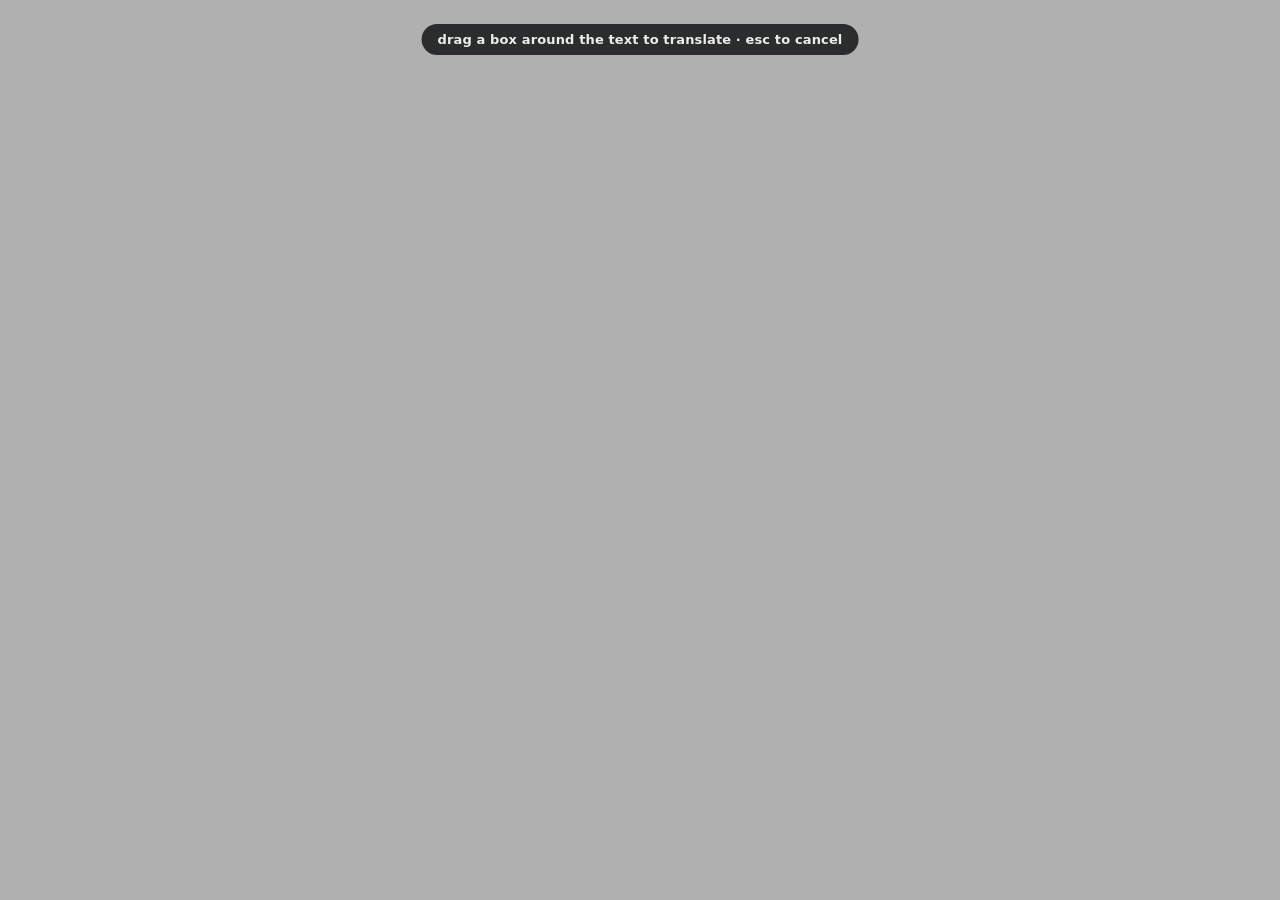
<file: resources/snip.html>
<!doctype html>
<html lang="en">
<head>
  <meta charset="utf-8">
  <title>Vox2 snip</title>
  <style>
    html, body { margin: 0; height: 100%; overflow: hidden; background: transparent; cursor: crosshair; user-select: none; }
    /* The dim covers the screen until you start dragging; then the box's shadow does the dimming,
       leaving the inside of the box clear. */
    body { background: rgba(10, 12, 14, .32); font: 600 13px/1 system-ui, sans-serif; }
    body.dragging { background: transparent; }
    #box {
      position: fixed; display: none; border: 2px solid #7aa5ff; border-radius: 4px;
      box-shadow: 0 0 0 100vmax rgba(10, 12, 14, .32);
    }
    #hint {
      position: fixed; top: 24px; left: 50%; transform: translateX(-50%);
      padding: 9px 16px; border-radius: 999px; background: rgba(20, 22, 24, .85); color: #ececea;
      pointer-events: none; letter-spacing: .01em;
    }
    body.dragging #hint { opacity: 0; }
  </style>
</head>
<body>
  <div id="hint">drag a box around the text to translate · esc to cancel</div>
  <div id="box"></div>
  <script>
    const T = window.__TAURI__;
    const box = document.getElementById('box');
    let start = null;

    const reset = () => { start = null; box.style.display = 'none'; document.body.classList.remove('dragging'); };
    const rect = (e) => ({
      x: Math.min(start.x, e.clientX), y: Math.min(start.y, e.clientY),
      w: Math.abs(e.clientX - start.x), h: Math.abs(e.clientY - start.y),
    });
    const cancel = () => { reset(); T.core.invoke('cancel_snip'); };

    addEventListener('pointerdown', (e) => {
      if (e.button !== 0) return cancel(); // right-click cancels
      start = { x: e.clientX, y: e.clientY };
      document.body.classList.add('dragging');
    });
    addEventListener('pointermove', (e) => {
      if (!start) return;
      const r = rect(e);
      Object.assign(box.style, { display: 'block', left: `${r.x}px`, top: `${r.y}px`, width: `${r.w}px`, height: `${r.h}px` });
    });
    addEventListener('pointerup', (e) => {
      if (!start) return;
      const r = rect(e);
      reset();
      if (r.w < 6 || r.h < 6) return cancel(); // a click, not a box
      T.core.invoke('finish_snip', { x: r.x, y: r.y, w: r.w, h: r.h });
    });
    addEventListener('keydown', (e) => { if (e.key === 'Escape') cancel(); });
    addEventListener('contextmenu', (e) => e.preventDefault());
    T.event.listen('snip-reset', reset);
  </script>
  <script type="module">
    // The hint in the app's language (settings → app language), checked each time the snip opens.
    import { setUiLang, translatePage } from './i18n.js';
    async function useAppLanguage() {
      try {
        const settings = JSON.parse((await window.__TAURI__.core.invoke('load_data', { key: 'settings' })) || '{}');
        await setUiLang(settings.uiLang || 'auto');
        translatePage(document.body);
      } catch {}
    }
    useAppLanguage();
    addEventListener('focus', useAppLanguage);
  </script>
</body>
</html>
</file>
<file: resources/styles.css>
@font-face {
  font-family: "Roboto Mono"; font-weight: 100 700; font-display: swap;
  src: url(fonts/roboto-mono-latin.woff2) format("woff2");
  unicode-range: U+0000-00FF, U+0131, U+0152-0153, U+02BB-02BC, U+02C6, U+02DA, U+02DC, U+0304, U+0308, U+0329, U+2000-206F, U+20AC, U+2122, U+2191, U+2193, U+2212, U+2215, U+FEFF, U+FFFD;
}
@font-face {
  font-family: "Roboto Mono"; font-weight: 100 700; font-display: swap;
  src: url(fonts/roboto-mono-latin-ext.woff2) format("woff2");
  unicode-range: U+0100-02BA, U+02BD-02C5, U+02C7-02CC, U+02CE-02D7, U+02DD-02FF, U+0304, U+0308, U+0329, U+1D00-1DBF, U+1E00-1E9F, U+1EF2-1EFF, U+2020, U+20A0-20AB, U+20AD-20C0, U+2113, U+2C60-2C7F, U+A720-A7FF;
}
@font-face {
  font-family: "Roboto Mono"; font-weight: 100 700; font-display: swap;
  src: url(fonts/roboto-mono-vietnamese.woff2) format("woff2");
  unicode-range: U+0102-0103, U+0110-0111, U+0128-0129, U+0168-0169, U+01A0-01A1, U+01AF-01B0, U+0300-0301, U+0303-0304, U+0308-0309, U+0323, U+0329, U+1EA0-1EF9, U+20AB;
}
@font-face {
  font-family: "Lexend Deca"; font-weight: 100 900; font-display: swap;
  src: url(fonts/lexend-deca-latin.woff2) format("woff2");
  unicode-range: U+0000-00FF, U+0131, U+0152-0153, U+02BB-02BC, U+02C6, U+02DA, U+02DC, U+0304, U+0308, U+0329, U+2000-206F, U+20AC, U+2122, U+2191, U+2193, U+2212, U+2215, U+FEFF, U+FFFD;
}
@font-face {
  font-family: "Lexend Deca"; font-weight: 100 900; font-display: swap;
  src: url(fonts/lexend-deca-latin-ext.woff2) format("woff2");
  unicode-range: U+0100-02BA, U+02BD-02C5, U+02C7-02CC, U+02CE-02D7, U+02DD-02FF, U+0304, U+0308, U+0329, U+1D00-1DBF, U+1E00-1E9F, U+1EF2-1EFF, U+2020, U+20A0-20AB, U+20AD-20C0, U+2113, U+2C60-2C7F, U+A720-A7FF;
}
@font-face {
  font-family: "Lexend Deca"; font-weight: 100 900; font-display: swap;
  src: url(fonts/lexend-deca-vietnamese.woff2) format("woff2");
  unicode-range: U+0102-0103, U+0110-0111, U+0128-0129, U+0168-0169, U+01A0-01A1, U+01AF-01B0, U+0300-0301, U+0303-0304, U+0308-0309, U+0323, U+0329, U+1EA0-1EF9, U+20AB;
}

/* "auto" theme; named themes override these from themes.js */
:root {
  --bg: #fafaf9;
  --ink: #1c1c1b;
  --pending: #a8a8a4;
  --muted: #8b8b87;
  --line: #e9e9e6;
  --hover: #efefec;
  --accent: #2f6feb;
  --danger: #c2410c;
  --font: "Roboto Mono", ui-monospace, "Cascadia Mono", Menlo, monospace;
  color-scheme: light;
}
@media (prefers-color-scheme: dark) {
  :root {
    --bg: #171717;
    --ink: #ececea;
    --pending: #66665f;
    --muted: #8b8b87;
    --line: #2a2a28;
    --hover: #242422;
    --accent: #7aa5ff;
    --danger: #fb923c;
    color-scheme: dark;
  }
}
:root[data-font="lexend"] { --font: "Lexend Deca", system-ui, sans-serif; }
:root[data-font="system"] { --font: system-ui, -apple-system, "Segoe UI", sans-serif; }

* { box-sizing: border-box; }
html, body { height: 100%; margin: 0; }
body {
  background: var(--bg);
  color: var(--ink);
  font: 14px/1.4 var(--font);
  overflow: hidden;
  -webkit-font-smoothing: antialiased;
  transition: background-color .125s, color .125s;
}
button { font: inherit; color: inherit; background: none; border: 0; cursor: pointer; padding: 0; }
::selection { background: var(--accent); color: var(--bg); }

.app { height: 100%; display: flex; flex-direction: column; }

/* Panes */
.pane { flex: 1 1 0; min-height: 0; display: flex; flex-direction: column; }
.pane-head { display: flex; align-items: center; justify-content: space-between; padding: 10px 10px 0 14px; }

.lang {
  appearance: none; -webkit-appearance: none;
  font: 600 13px/1.3 var(--font); /* room for descenders: the name below clips its overflow (for "…") */
  color: var(--muted); background: transparent;
  border: 0; border-radius: 6px; padding: 4px 22px 4px 6px; margin-left: -6px;
  cursor: pointer; max-width: 70%;
  background-image: linear-gradient(45deg, transparent 50%, var(--muted) 50%), linear-gradient(135deg, var(--muted) 50%, transparent 50%);
  background-position: right 10px top 50%, right 6px top 50%;
  background-size: 4px 4px; background-repeat: no-repeat;
  transition: color .125s, background-color .125s;
}
.lang:hover, .pane:focus-within .lang { color: var(--ink); }
.lang:hover { background-color: var(--hover); }
.lang:focus-visible { outline: 2px solid var(--accent); outline-offset: 1px; }
.lang[aria-expanded="true"] { color: var(--ink); background-color: var(--hover); }
.lang > span { white-space: nowrap; overflow: hidden; text-overflow: ellipsis; display: block; }

/* Language menu */
.lang-menu {
  position: fixed; z-index: 50; width: 230px; display: flex; flex-direction: column;
  padding: 6px; border-radius: 10px; background: var(--bg); border: 1px solid var(--line);
  box-shadow: 0 10px 28px rgba(0, 0, 0, .22);
}
.lang-menu[hidden] { display: none; }
.lang-search {
  font: 13px/1.3 var(--font); color: var(--ink); background: var(--hover);
  border: 1px solid transparent; border-radius: 6px; padding: 7px 9px; margin-bottom: 4px; outline: none;
}
.lang-search:focus { border-color: var(--accent); }
.lang-search::placeholder { color: var(--pending); }
.lang-list { overflow-y: auto; min-height: 0; }
.lang-row {
  display: flex; align-items: center; justify-content: space-between; gap: 6px;
  padding: 5px 6px 5px 8px; border-radius: 6px; font-size: 13px; color: var(--ink); cursor: pointer;
}
.lang-row.active { background: var(--hover); }
.lang-row[aria-selected="true"] .name { color: var(--accent); font-weight: 600; }
.lang-row.auto .name::before { content: "✦ "; color: var(--accent); }
.lang-row .pin {
  width: 22px; height: 22px; flex: none; display: grid; place-items: center; border-radius: 5px;
  color: var(--muted); opacity: 0; transition: opacity .1s;
}
.lang-row.active .pin { opacity: .55; }
.lang-row .pin:hover { opacity: 1; color: var(--ink); background: var(--line); }
.lang-row.pinned .pin { opacity: 1; color: var(--ink); }
.lang-row .pin svg { width: 13px; height: 13px; fill: none; stroke: currentColor; stroke-width: 1.8; stroke-linejoin: round; stroke-linecap: round; }
.lang-row.pinned .pin svg { fill: currentColor; }
.lang-divider { height: 1px; background: var(--line); margin: 4px 2px; }

.pane-actions { display: flex; gap: 2px; opacity: .45; transition: opacity .12s; }
.pane:hover .pane-actions, .pane:focus-within .pane-actions, .pane-actions:has([aria-pressed="true"]) { opacity: 1; }
[data-act="speak"][aria-pressed="true"] { color: var(--accent); }
.fields label > .hint { font-size: 11px; }
.hint.how { line-height: 1.7; margin-bottom: 4px; }
.hint.how b { color: var(--ink); font-weight: 500; }

.icon {
  width: 28px; height: 28px; border-radius: 6px;
  display: inline-grid; place-items: center; color: var(--muted);
  transition: color .125s, background-color .125s;
}
.icon:hover { background: var(--hover); color: var(--ink); }
.icon:focus-visible { outline: 2px solid var(--accent); }
.icon svg { width: 16px; height: 16px; fill: none; stroke: currentColor; stroke-width: 1.7; stroke-linecap: round; stroke-linejoin: round; }

.text {
  flex: 1; min-height: 0; overflow-y: auto;
  padding: 6px 14px 14px;
  font-size: 17px; line-height: 1.55;
  white-space: pre-wrap; overflow-wrap: anywhere;
  outline: none; caret-color: var(--accent);
}
.text.is-empty::before { content: attr(data-placeholder); color: var(--pending); pointer-events: none; }
.text .pending { color: var(--pending); }
.text .settle { animation: settle .28s ease-out; }
@keyframes settle { from { color: var(--pending); } to { color: var(--ink); } }
/* the word being read aloud: accent ink on a faint accent wash (the wash also shows when accent = ink) */
::highlight(vox-word) { color: var(--accent); background-color: color-mix(in srgb, var(--accent) 18%, transparent); }
/* meaning check: the words behind a low score, in the ↩ line */
::highlight(vox-diff) { color: var(--danger); text-decoration: underline wavy; text-decoration-color: var(--danger); }
.match-tip .missing { margin: 3px 0 0; }
.match-tip .missing span { color: var(--ink); }

::-webkit-scrollbar { width: 8px; }
::-webkit-scrollbar-thumb { background: var(--line); border-radius: 4px; }
::-webkit-scrollbar-track { background: transparent; }

/* Extras under a translation: pronunciation and back-translation */
.extras { flex: none; padding: 0 14px 10px; display: grid; gap: 3px; font-size: 12.5px; line-height: 1.45; max-height: 30%; overflow-y: auto; }
.extras[hidden] { display: none; }
body.fitted .extras { max-height: none; } /* window fitted to its text: show the extras in full */
.extras .roman { color: var(--muted); font-style: italic; }
.extras .back { color: var(--pending); }
.extras .back::before { content: "↩ "; }
.extras div:empty { display: none; }
.match {
  display: inline-block; margin-left: 4px; padding: 0 7px; border: 1px solid currentColor; border-radius: 999px;
  font-size: 10.5px; font-weight: 600; line-height: 16px; vertical-align: 1px; white-space: nowrap; cursor: help;
}
.match.high { color: var(--accent); }
.match.mid { color: var(--ink); }
.match.low { color: var(--danger); }
.match.checking { color: var(--pending); border-style: dashed; font-weight: 400; }
.match.unchecked { color: var(--muted); } /* text came through untranslated: no score */
.match-tip {
  position: fixed; z-index: 60; width: 220px; padding: 9px 11px; display: grid; gap: 4px; pointer-events: none;
  border-radius: 9px; background: var(--bg); border: 1px solid var(--line); box-shadow: 0 8px 22px rgba(0, 0, 0, .2);
  font-size: 11.5px; line-height: 1.4; color: var(--muted);
}
.match-tip[hidden] { display: none; }
.match-tip b { font-size: 12.5px; font-weight: 600; }
.match-tip p { margin: 0 0 3px; }
.match-tip .tier { display: flex; align-items: center; gap: 7px; }
.match-tip .tier i { width: 7px; height: 7px; border-radius: 50%; background: currentColor; flex: none; }
.match-tip .tier span { width: 3.6em; font-variant-numeric: tabular-nums; }
.match-tip .tier.on { color: var(--ink); font-weight: 600; }
.match-tip .tier.high i, .match-tip b.high { color: var(--accent); }
.match-tip .tier.mid i { color: var(--ink); }
.match-tip b.mid { color: var(--ink); }
.match-tip .tier.low i, .match-tip b.low, .match-tip .warn { color: var(--danger); }
.match-tip .warn { margin: 3px 0 0; }
/* Colorblind-friendly scores (settings → appearance): Okabe–Ito blue / amber / vermillion instead of
   theme colors, darker on light themes, plus a symbol so the meaning never rests on color alone. */
:root[data-colorblind] {
  --score-high: light-dark(#0072b2, #56b4e9);
  --score-mid: light-dark(#a86400, #e6a700);
  --score-low: light-dark(#c4501a, #f07a3c);
}
:root[data-colorblind] .match.high, :root[data-colorblind] .match-tip .tier.high i, :root[data-colorblind] .match-tip b.high { color: var(--score-high); }
:root[data-colorblind] .match.mid, :root[data-colorblind] .match-tip .tier.mid i, :root[data-colorblind] .match-tip b.mid { color: var(--score-mid); }
:root[data-colorblind] .match.low, :root[data-colorblind] .match-tip .tier.low i, :root[data-colorblind] .match-tip b.low { color: var(--score-low); }
:root[data-colorblind] .match.high::before { content: "✓ "; }
:root[data-colorblind] .match.mid::before { content: "! "; }
:root[data-colorblind] .match.low::before { content: "✕ "; }
:root[data-colorblind] .match.unchecked::before { content: "? "; }

/* Divider with swap */
.divider { position: relative; height: 1px; background: var(--line); margin: 0 14px; flex: none; }
.swap {
  position: absolute; left: 50%; top: 50%; transform: translate(-50%, -50%);
  background: var(--bg); border: 1px solid var(--line); border-radius: 50%;
}
.swap:hover { background: var(--hover); color: var(--accent); }

/* Footer */
.bar {
  flex: none; display: flex; align-items: center; justify-content: space-between;
  padding: 4px 8px 6px 12px; border-top: 1px solid var(--line);
}
.status { display: flex; align-items: center; gap: 7px; font-size: 12px; color: var(--muted); padding: 4px 6px; margin-left: -6px; border-radius: 6px; min-width: 0; }
.status:hover { background: var(--hover); color: var(--ink); }
#status-text { white-space: nowrap; overflow: hidden; text-overflow: ellipsis; }
.dot { width: 6px; height: 6px; border-radius: 50%; background: var(--line); flex: none; transition: background .2s; }
.status.busy .dot { background: var(--accent); animation: pulse 1s ease-in-out infinite; }
.status.error { color: var(--danger); }
#status-fix {
  flex: none; font-size: 11px; font-weight: 600; padding: 1px 7px; border-radius: 999px;
  color: var(--bg); background: var(--danger);
}
.status.fixable:hover #status-fix { filter: brightness(1.1); }
.status.error .dot { background: var(--danger); }
@keyframes pulse { 50% { opacity: .3; } }
.bar-actions { display: flex; gap: 2px; flex: none; }
/* Pinned = solid pin in the text color (white on dark themes); unpinned = outline */
#conv-btn[aria-pressed="true"] { color: var(--accent); }
.update-pill {
  font-size: 11px; font-weight: 600; padding: 3px 9px; border-radius: 999px; margin-right: 4px;
  color: var(--bg); background: var(--accent); align-self: center;
}
.update-pill:hover { filter: brightness(1.1); }
/* Conversation mode: the mics are the main controls, so make them stand out. */
body.conversation .pane-head .mic { color: var(--accent); background: var(--hover); }
#pin[aria-pressed="true"] { color: var(--ink); }
#pin[aria-pressed="true"] svg { fill: currentColor; }

/* Zoom readout */
.zoom-hud {
  position: fixed; left: 50%; top: 50%; transform: translate(-50%, -50%);
  font: 500 34px/1 var(--font); color: var(--pending);
  pointer-events: none; opacity: 0; transition: opacity .35s;
  font-variant-numeric: tabular-nums;
}
.zoom-hud.show { opacity: .75; transition: opacity .08s; }

/* Settings sheet */
.sheet {
  position: fixed; inset: 0; background: var(--bg);
  display: flex; flex-direction: column;
  opacity: 0; transform: translateY(6px); pointer-events: none;
  transition: opacity .14s, transform .14s, background-color .125s;
}
.sheet.open { opacity: 1; transform: none; pointer-events: auto; }
.sheet-head { display: flex; align-items: center; justify-content: space-between; padding: 12px 14px; border-bottom: 1px solid var(--line); }
.sheet-head h1 { font-size: 14px; margin: 0; font-weight: 600; }
.done { color: var(--accent); font-weight: 600; padding: 4px 8px; border-radius: 6px; }
.done:hover { background: var(--hover); }
.sheet-body { overflow-y: auto; padding: 4px 14px 20px; }

/* Settings search: rows that don't match are hidden while you type (see settings search in app.js) */
.settings-search { position: relative; margin: 10px 0 2px; }
.settings-search > svg { position: absolute; left: 10px; top: 50%; width: 14px; height: 14px; transform: translateY(-50%); fill: none; stroke: var(--muted); stroke-width: 2; stroke-linecap: round; pointer-events: none; }
.settings-search input {
  width: 100%; font: 13px/1.3 var(--font); color: var(--ink); background: var(--hover);
  border: 1px solid transparent; border-radius: 8px; padding: 7px 34px 7px 30px;
}
.settings-search input::placeholder { color: var(--muted); }
.settings-search input:focus { outline: none; border-color: var(--accent); }
.settings-search .icon { position: absolute; right: 3px; top: 50%; transform: translateY(-50%); width: 26px; height: 26px; }
.settings-search .icon svg { width: 13px; height: 13px; }
.search-empty { padding: 14px 10px; }
#tone-row.unavailable .segmented, #tone-row.unavailable .fields label { opacity: .45; pointer-events: none; }
.search-miss, .sheet.searching .settings-nav { display: none !important; }
.sheet h2 { font-size: 13px; color: var(--muted); font-weight: 500; margin: 20px 0 8px; }
.sheet h3 { font-size: 11px; color: var(--muted); font-weight: 500; margin: 12px 0 6px; opacity: .8; }

.engines { display: grid; gap: 2px; }
.engine { display: flex; align-items: center; gap: 10px; padding: 8px 10px; border-radius: 8px; text-align: left; width: 100%; }
.engine:hover { background: var(--hover); }
.engine .radio { width: 14px; height: 14px; border-radius: 50%; border: 1.5px solid var(--muted); flex: none; }
.engine[aria-checked="true"] .radio { border: 4px solid var(--accent); }
.engine b { font-weight: 500; display: block; }
.engine small { color: var(--muted); font-size: 12px; }

.fields { display: grid; gap: 10px; margin: 10px 0 0 34px; }
.fields[hidden] { display: none; }
.fields label { display: grid; gap: 4px; font-size: 12px; color: var(--muted); }
.fields input {
  font: 13px/1.3 ui-monospace, "Cascadia Mono", Menlo, monospace; color: var(--ink);
  background: var(--hover); border: 1px solid transparent; border-radius: 6px; padding: 7px 9px; width: 100%;
}
.fields input:focus { outline: none; border-color: var(--accent); }
.hint { font-size: 12px; color: var(--muted); margin: 0; }
.hint.toggle-hint { padding: 0 10px 6px; margin-top: -4px; line-height: 1.5; }
.hint a { color: var(--accent); text-decoration: none; }

.toggle { display: flex; align-items: center; justify-content: space-between; padding: 8px 10px; border-radius: 8px; cursor: pointer; }
.toggle:hover { background: var(--hover); }
.toggle input { accent-color: var(--accent); width: 16px; height: 16px; }

/* Mic */
.pane-head .mic { margin-right: auto; margin-left: 2px; }
.mic[aria-pressed="true"] { color: var(--danger); background: var(--hover); }
.mic[aria-pressed="true"] svg { animation: pulse 1.2s ease-in-out infinite; }
.mic.loading svg { animation: pulse .6s ease-in-out infinite; }

.fields.flush { margin-left: 0; }
.fields .row { display: flex; gap: 6px; }
.fields select {
  flex: 1; min-width: 0; font: 13px/1.3 var(--font); color: var(--ink);
  background: var(--hover); border: 1px solid transparent; border-radius: 6px; padding: 7px 9px;
}
.fields select:focus { outline: none; border-color: var(--accent); }
.chip { padding: 3px 10px; border-radius: 6px; background: var(--hover); color: var(--muted); font-size: 12px; }
.chip:hover { color: var(--ink); }
.segmented small { display: block; font-size: 10px; opacity: .7; }
#stt-whisper .hint, #stt-openai .hint { margin-top: 8px; }

.row-line { display: flex; align-items: center; gap: 10px; }
/* a note or status line right under a control gets a little air, like the rest of settings */
.segmented + .hint, .segmented + .row-line, .volume + .hint, .shortcut-row + .hint { margin-top: 8px; }
.shortcut-row { display: flex; align-items: center; justify-content: space-between; padding: 5px 10px; }
.shortcut-row .key-chip.off { color: var(--pending); }

/* Permissions (macOS) */
.perm-entry { justify-content: space-between; padding: 0 10px; }
.perm-intro { line-height: 1.5; margin: 14px 0 10px; padding: 0 10px; }
.perm-list { list-style: none; margin: 0; padding: 0; display: grid; gap: 2px; }
.perm-list li { display: flex; align-items: center; gap: 10px; padding: 8px 10px; border-radius: 8px; }
.perm-list li > div { flex: 1; min-width: 0; }
.perm-list b { font-weight: 500; display: block; }
.perm-list small { color: var(--muted); font-size: 12px; line-height: 1.4; display: block; }
.perm-list .ok { color: var(--accent); font-size: 12px; display: inline-flex; align-items: center; gap: 4px; }
.perm-list .ok svg { width: 14px; height: 14px; fill: none; stroke: currentColor; stroke-width: 2; }
.perm-list .chip, .perm-restart .chip { flex: none; white-space: nowrap; }
.perm-list .chip.go { color: var(--bg); background: var(--accent); }
.perm-restart { display: flex; align-items: center; justify-content: space-between; gap: 10px; margin: 10px 0 0; padding: 8px 10px; border-radius: 8px; background: var(--hover); }
.perm-restart[hidden] { display: none; }
.perm-restart .hint { color: var(--ink); }
.perm-note { line-height: 1.5; margin: 14px 0 6px; padding: 0 10px; }

/* History stars: kept forever, listed first */
.history-list li { position: relative; }
.history-list .star {
  position: absolute; right: 6px; top: 8px; width: 26px; height: 26px; border-radius: 6px;
  display: grid; place-items: center; color: var(--muted); opacity: 0; transition: opacity .1s;
}
.history-list li:hover .star, .history-list .star[aria-pressed="true"] { opacity: 1; }
.history-list .star:hover { background: var(--line); color: var(--ink); }
.history-list .star[aria-pressed="true"] { color: var(--accent); }
.history-list .star svg { width: 14px; height: 14px; fill: none; stroke: currentColor; stroke-width: 1.7; stroke-linejoin: round; }
.history-list .star[aria-pressed="true"] svg { fill: currentColor; }
.history-list button.entry { padding-right: 38px; }
.key-chip {
  min-width: 90px; padding: 6px 12px; border-radius: 6px; background: var(--hover); color: var(--ink);
  font-size: 12px; border: 1px solid var(--line); box-shadow: 0 2px 0 var(--line);
}
.key-chip:hover { color: var(--accent); }
.key-chip.recording { color: var(--accent); border-color: var(--accent); animation: pulse 1s ease-in-out infinite; }

/* Dictation pill (Wispr-style): small, centered, inverse colors */
.voice-pill {
  position: fixed; left: 50%; bottom: 52px; transform: translate(-50%, 8px);
  display: flex; align-items: center; gap: 8px; height: 30px; padding: 0 12px;
  border-radius: 15px; background: var(--ink); color: var(--bg);
  opacity: 0; pointer-events: none; transition: opacity .15s, transform .15s;
}
.voice-pill.show { opacity: .94; transform: translate(-50%, 0); pointer-events: auto; }
.voice-pill .rec { width: 7px; height: 7px; border-radius: 50%; background: var(--danger); }
.voice-pill .bars { display: flex; align-items: center; gap: 2px; height: 16px; }
.voice-pill .bars i {
  width: 3px; height: calc(3px + 13px * var(--l, 0)); border-radius: 2px; background: var(--bg);
  transition: height .09s ease-out;
}
.voice-pill .lang-tag { font-size: 10px; font-weight: 600; letter-spacing: .04em; opacity: .7; text-transform: uppercase; }
.voice-pill.working .rec { background: var(--accent); animation: pulse .8s ease-in-out infinite; }
.voice-pill.working .bars i { height: 3px; }

.about { display: grid; gap: 4px; padding: 0 10px 10px; font-size: 13px; }
.about b { font-weight: 600; font-variant-numeric: tabular-nums; }
.about a { color: var(--accent); text-decoration: none; }
.about a:hover { text-decoration: underline; }

.done.subtle { color: var(--muted); font-weight: 500; }
.done.subtle:hover { color: var(--danger); }

/* History */
.history-list { list-style: none; margin: 8px 0 0; padding: 0; display: grid; gap: 2px; }
.history-list button {
  display: grid; gap: 3px; width: 100%; text-align: left;
  padding: 9px 10px; border-radius: 8px; transition: background-color .125s;
}
.history-list button:hover { background: var(--hover); }
.history-list .src, .history-list .dst {
  display: -webkit-box; -webkit-line-clamp: 2; -webkit-box-orient: vertical; overflow: hidden;
  overflow-wrap: anywhere;
}
.history-list .src { color: var(--ink); }
.history-list .dst { color: var(--muted); }
.history-list .meta { font-size: 11px; color: var(--pending); }
.hint.empty { margin-top: 16px; text-align: center; }

/* Segmented buttons (font) */
.segmented { display: grid; grid-auto-flow: column; grid-auto-columns: 1fr; gap: 6px; }
.segmented button {
  padding: 7px 6px; border-radius: 8px; background: var(--hover); color: var(--ink);
  font-size: 12px; transition: background-color .125s, color .125s;
}
.segmented button:hover { background: var(--ink); color: var(--bg); }
.segmented button[aria-pressed="true"] { background: var(--accent); color: var(--bg); }

/* Theme tiles, Monkeytype style: each tile wears its own colors */
.themes { display: grid; grid-template-columns: repeat(auto-fill, minmax(150px, 1fr)); gap: 6px; }
.theme {
  display: flex; align-items: center; justify-content: space-between; gap: 8px;
  padding: 8px 10px; border-radius: 8px; font-size: 12px; text-align: left;
  outline: 2px solid transparent; outline-offset: -2px;
  transition: transform .1s;
}
.theme:hover { transform: scale(1.03); }
.theme[aria-pressed="true"] { outline-color: var(--accent); }
.theme .swatch { display: flex; gap: 3px; flex: none; }
.theme .swatch i { width: 9px; height: 9px; border-radius: 50%; }
.theme span:first-child { white-space: nowrap; overflow: hidden; text-overflow: ellipsis; }
/* Star in a tile's corner: shows on hover, stays (filled, in the accent color) once starred */
.themes { padding-top: 6px; }
.theme-tile { position: relative; display: flex; min-width: 0; }
.theme-tile .theme { flex: 1; min-width: 0; }
.theme-star {
  position: absolute; top: -6px; right: -6px; width: 20px; height: 20px; padding: 0;
  display: grid; place-items: center; border-radius: 50%;
  background: var(--bg); color: var(--muted); border: 1px solid var(--line);
  opacity: 0; transition: opacity .1s;
}
.theme-tile:hover .theme-star, .theme-star:focus-visible, .theme-star[aria-pressed="true"] { opacity: 1; }
.theme-star:hover { color: var(--ink); }
.theme-star[aria-pressed="true"] { color: var(--accent); }
.theme-star svg { width: 12px; height: 12px; fill: none; stroke: currentColor; stroke-width: 1.8; stroke-linejoin: round; }
.theme-star[aria-pressed="true"] svg { fill: currentColor; }

/* Read-aloud speed: a small popover from each box's speed button, mirrored in settings (volume is settings only) */
.icon.speed { font-size: 11px; font-weight: 600; font-variant-numeric: tabular-nums; }
.icon.speed[aria-expanded="true"] { color: var(--ink); background: var(--hover); }
.playback {
  position: fixed; z-index: 50; width: 132px;
  padding: 6px; border-radius: 10px; background: var(--bg); border: 1px solid var(--line);
  box-shadow: 0 10px 28px rgba(0, 0, 0, .22);
}
.playback[hidden] { display: none; }
.speeds { display: grid; grid-auto-flow: column; grid-auto-columns: 1fr; gap: 2px; padding: 2px; border-radius: 8px; background: var(--hover); }
.speeds button {
  height: 26px; border-radius: 6px; display: inline-grid; place-items: center;
  font-size: 12px; font-weight: 600; color: var(--muted); transition: color .125s, background-color .125s;
}
.speeds button:hover { color: var(--ink); }
.speeds button[aria-pressed="true"] { background: var(--bg); color: var(--accent); box-shadow: 0 0 0 1px var(--line); }

.speeds svg, .speeds-wide svg, .volume svg {
  width: 16px; height: 16px; flex: none; fill: none; stroke: currentColor; stroke-width: 1.7; stroke-linecap: round; stroke-linejoin: round;
}
.speeds-wide button { display: inline-flex; align-items: center; justify-content: center; gap: 6px; }
.volume { display: flex; align-items: center; gap: 8px; font-size: 11px; color: var(--muted); }
.volume input {
  flex: 1; min-width: 0; height: 4px; margin: 0; border-radius: 2px; appearance: none; -webkit-appearance: none; cursor: pointer;
  background: linear-gradient(var(--accent), var(--accent)) 0 / var(--fill, 100%) 100% no-repeat, var(--line);
}
.volume input::-webkit-slider-thumb {
  -webkit-appearance: none; width: 12px; height: 12px; border-radius: 50%;
  background: var(--accent); border: 2px solid var(--bg); box-shadow: 0 0 0 1px var(--accent);
}
.volume input:focus-visible { outline: 2px solid var(--accent); outline-offset: 4px; }
.vol-value { width: 3.4em; text-align: right; font-variant-numeric: tabular-nums; }
.speeds svg { width: 18px; height: 18px; } /* turtle and rabbit have more detail than the other icons */

/* Settings: a menu of sections at the top, and a back-to-top button once you've scrolled past it */
.settings-nav { display: flex; flex-wrap: wrap; gap: 6px; padding: 10px 0 4px; }
.settings-nav button {
  padding: 5px 11px; border-radius: 999px; font-size: 12px; color: var(--ink); background: var(--hover);
  transition: background-color .125s, color .125s;
}
.settings-nav button:hover { background: var(--ink); color: var(--bg); }
.settings-nav button:focus-visible { outline: 2px solid var(--accent); outline-offset: 1px; }
.sheet h2 { scroll-margin-top: 10px; }
.to-top {
  position: absolute; top: 58px; right: 18px; z-index: 2; width: 32px; height: 32px; border-radius: 50%;
  display: grid; place-items: center; color: var(--accent); background: var(--bg);
  border: 1px solid color-mix(in srgb, var(--accent) 45%, var(--line)); box-shadow: 0 4px 14px rgba(0, 0, 0, .18);
  opacity: 0; transform: translateY(-6px); pointer-events: none; transition: opacity .16s, transform .16s, background-color .125s, color .125s;
}
.to-top.show { opacity: 1; transform: none; pointer-events: auto; }
.to-top:hover { background: var(--accent); color: var(--bg); }
.to-top svg { width: 16px; height: 16px; fill: none; stroke: currentColor; stroke-width: 2; stroke-linecap: round; stroke-linejoin: round; }

/* Bottom bar tooltips: the button's name, plus its keyboard shortcut when it has one */
.bar-tip {
  position: fixed; z-index: 60; display: flex; align-items: center; gap: 8px; pointer-events: none;
  padding: 5px 8px; border-radius: 7px; white-space: nowrap;
  font-size: 12px; color: var(--ink); background: var(--bg); border: 1px solid var(--line);
  box-shadow: 0 6px 18px rgba(0, 0, 0, .18);
}
.bar-tip[hidden] { display: none; }
.bar-tip kbd {
  font: 600 11px/1 var(--font); padding: 3px 6px; border-radius: 4px;
  color: var(--kbd, var(--muted)); background: var(--bg); border: 1px solid var(--line); /* --kbd: readable on --bg, see themes.js */
}
</file>
